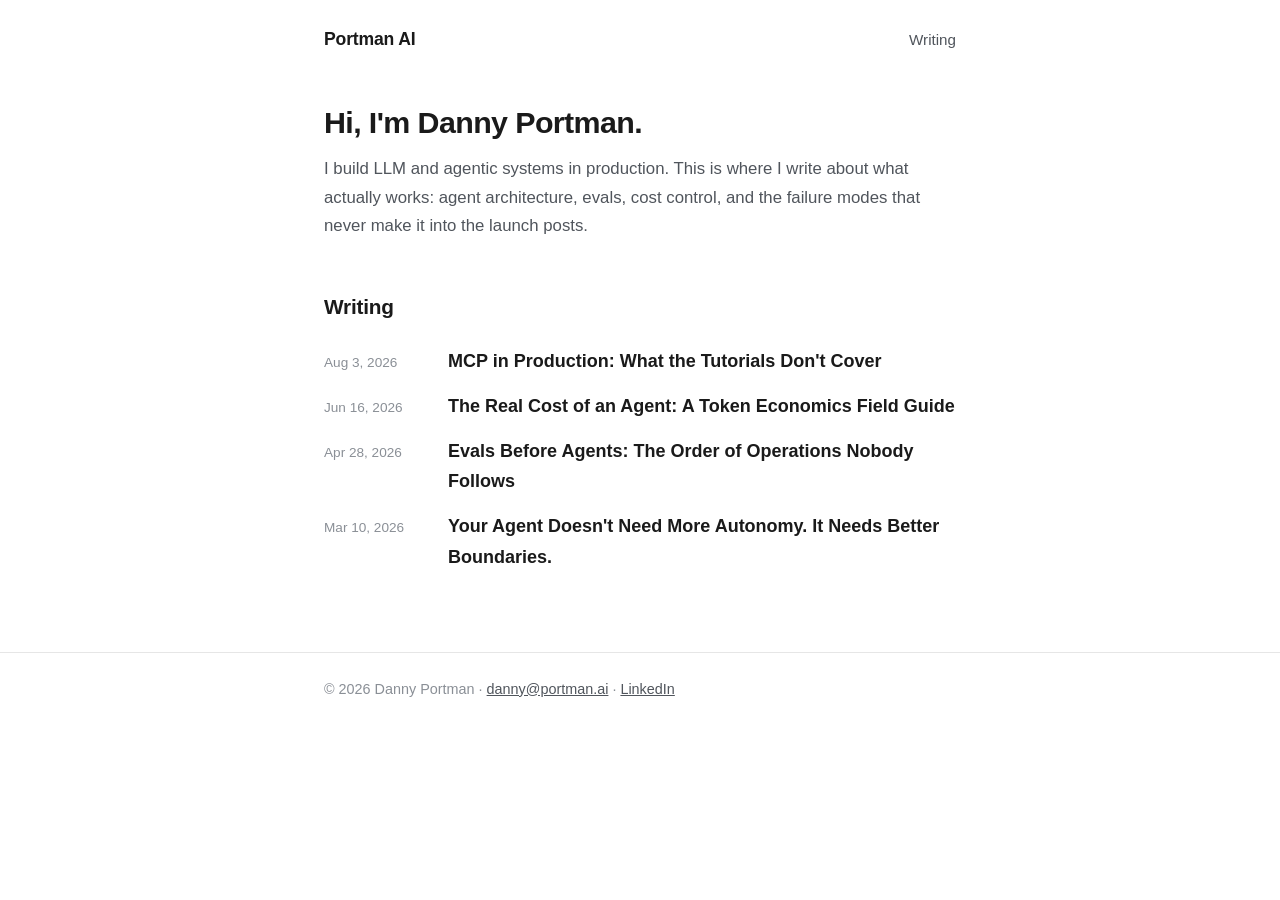
<file: index.html>
<!doctype html>
<html lang="en">
<head>
  <meta charset="utf-8">
  <meta name="viewport" content="width=device-width, initial-scale=1">
  <title>Portman AI — Practical Agentic Systems</title>
  <meta name="description" content="Essays on building production LLM and AI agent systems: architecture, guardrails, evals, cost optimization, and MCP. By Danny Portman.">
  <meta name="author" content="Danny Portman">
  <link rel="canonical" href="https://portman.ai/">
  <meta property="og:type" content="website">
  <meta property="og:site_name" content="Portman AI">
  <meta property="og:url" content="https://portman.ai/">
  <meta property="og:title" content="Portman AI — Practical Agentic Systems">
  <meta property="og:description" content="Essays on building production LLM and AI agent systems: architecture, guardrails, evals, cost optimization, and MCP. By Danny Portman.">
  <meta property="og:image" content="https://portman.ai/og.png">
  <meta name="twitter:card" content="summary_large_image">
  <meta name="twitter:title" content="Portman AI — Practical Agentic Systems">
  <meta name="twitter:description" content="Essays on building production LLM and AI agent systems: architecture, guardrails, evals, cost optimization, and MCP. By Danny Portman.">
  <meta name="twitter:image" content="https://portman.ai/og.png">
  <script type="application/ld+json">
  {
    "@context": "https://schema.org",
    "@graph": [
      {
        "@type": "WebSite",
        "@id": "https://portman.ai/#website",
        "url": "https://portman.ai/",
        "name": "Portman AI",
        "description": "Essays on building production LLM and AI agent systems.",
        "publisher": { "@id": "https://portman.ai/#person" }
      },
      {
        "@type": "Person",
        "@id": "https://portman.ai/#person",
        "name": "Danny Portman",
        "url": "https://portman.ai/",
        "email": "danny@portman.ai",
        "jobTitle": "AI & Agentic Systems Engineer",
        "knowsAbout": ["Large Language Models", "Agentic Systems", "AI Engineering", "Model Context Protocol"]
      }
    ]
  }
  </script>
  <link rel="icon" href="data:image/svg+xml,<svg xmlns='http://www.w3.org/2000/svg' viewBox='0 0 100 100'><text y='.9em' font-size='90'>▲</text></svg>">
  <link rel="stylesheet" href="styles.css">
</head>
<body>

<header class="site">
  <div class="wrap">
    <a class="brand" href="/">Portman AI</a>
    <nav class="site">
      <a href="writing/">Writing</a>
    </nav>
  </div>
</header>

<main class="wrap">

  <div class="hero">
    <h1>Hi, I'm Danny Portman.</h1>
    <p class="lede">
      I build LLM and agentic systems in production. This is where I write about what
      actually works: agent architecture, evals, cost control, and the failure modes
      that never make it into the launch posts.
    </p>
  </div>

  <section>
    <h2>Writing</h2>
    <ul class="posts">
      <li>
        <span class="date">Aug 3, 2026</span>
        <a href="writing/mcp-in-production.html">MCP in Production: What the Tutorials Don't Cover</a>
      </li>
      <li>
        <span class="date">Jun 16, 2026</span>
        <a href="writing/agent-token-economics.html">The Real Cost of an Agent: A Token Economics Field Guide</a>
      </li>
      <li>
        <span class="date">Apr 28, 2026</span>
        <a href="writing/evals-before-agents.html">Evals Before Agents: The Order of Operations Nobody Follows</a>
      </li>
      <li>
        <span class="date">Mar 10, 2026</span>
        <a href="writing/agent-boundaries.html">Your Agent Doesn't Need More Autonomy. It Needs Better Boundaries.</a>
      </li>
    </ul>
  </section>

</main>

<footer class="site">
  <div class="wrap">
    &#169; 2026 Danny Portman &#183; <a href="mailto:danny@portman.ai">danny@portman.ai</a>
    &#183; <a href="https://www.linkedin.com/in/dannyportman/">LinkedIn</a>
  </div>
</footer>

</body>
</html>
</file>
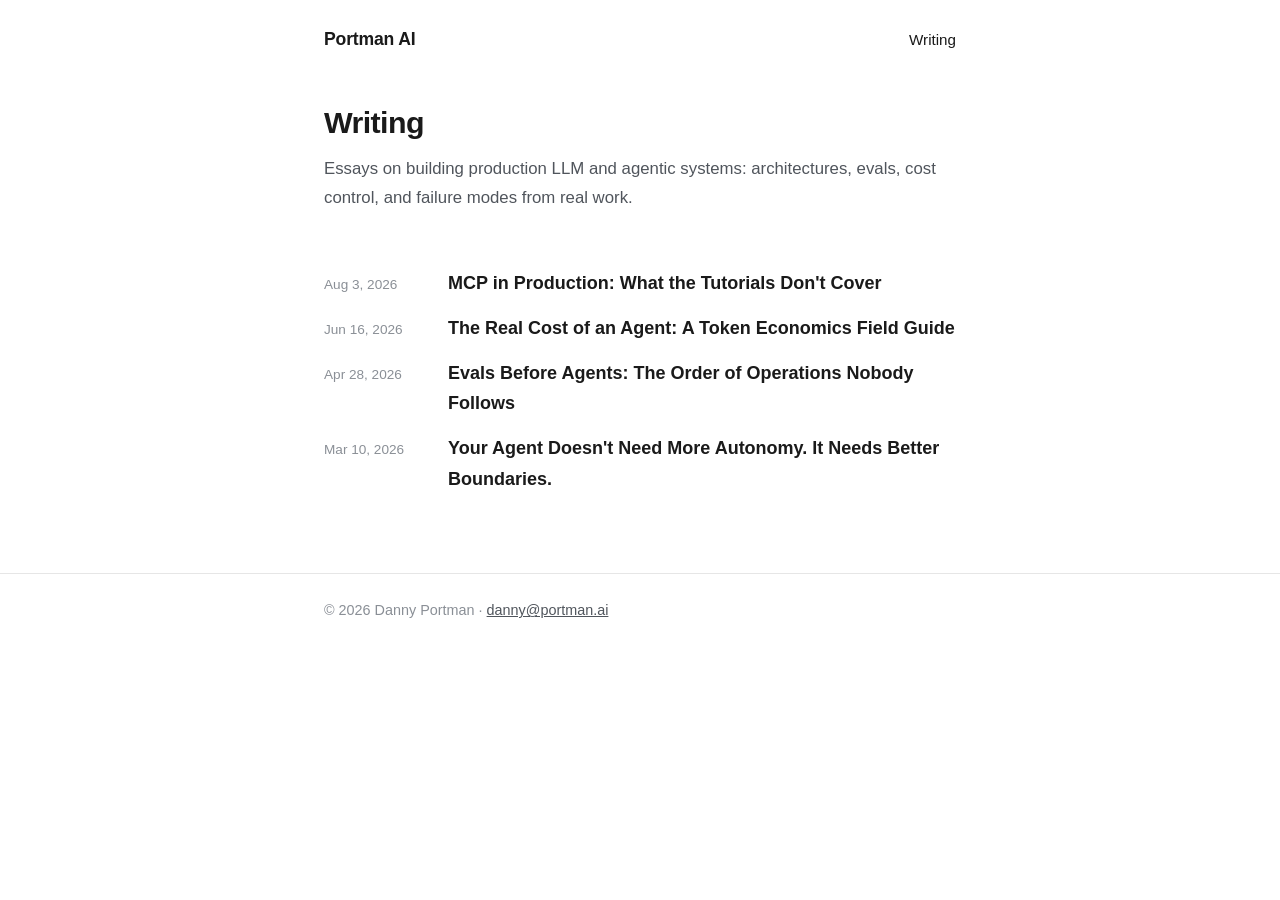
<file: writing/index.html>
<!doctype html>
<html lang="en">
<head>
  <meta charset="utf-8">
  <meta name="viewport" content="width=device-width, initial-scale=1">
  <title>Writing — Portman AI</title>
  <meta name="description" content="Essays on building production LLM and AI agent systems: guardrails, evals, cost optimization, and MCP servers.">
  <meta name="author" content="Danny Portman">
  <link rel="canonical" href="https://portman.ai/writing/">
  <meta property="og:type" content="website">
  <meta property="og:site_name" content="Portman AI">
  <meta property="og:url" content="https://portman.ai/writing/">
  <meta property="og:title" content="Writing — Portman AI">
  <meta property="og:description" content="Essays on building production LLM and AI agent systems: guardrails, evals, cost optimization, and MCP servers.">
  <meta property="og:image" content="https://portman.ai/og.png">
  <meta name="twitter:card" content="summary_large_image">
  <meta name="twitter:title" content="Writing — Portman AI">
  <meta name="twitter:description" content="Essays on building production LLM and AI agent systems: guardrails, evals, cost optimization, and MCP servers.">
  <meta name="twitter:image" content="https://portman.ai/og.png">
  <script type="application/ld+json">
  {
    "@context": "https://schema.org",
    "@type": "Blog",
    "@id": "https://portman.ai/writing/#blog",
    "url": "https://portman.ai/writing/",
    "name": "Practical Agentic Systems",
    "description": "Essays on building production LLM and AI agent systems: guardrails, evals, cost optimization, and MCP servers.",
    "author": { "@type": "Person", "name": "Danny Portman", "url": "https://portman.ai/" }
  }
  </script>
  <link rel="icon" href="data:image/svg+xml,<svg xmlns='http://www.w3.org/2000/svg' viewBox='0 0 100 100'><text y='.9em' font-size='90'>▲</text></svg>">
  <link rel="stylesheet" href="../styles.css">
</head>
<body>

<header class="site">
  <div class="wrap">
    <a class="brand" href="/">Portman AI</a>
    <nav class="site">
      <a href="./" aria-current="page">Writing</a>
    </nav>
  </div>
</header>

<main class="wrap">

  <div class="hero">
    <h1>Writing</h1>
    <p class="lede">
      Essays on building production LLM and agentic systems: architectures, evals,
      cost control, and failure modes from real work.
    </p>
  </div>

  <section>
    <ul class="posts">
      <!-- Add new posts at the top. Copy _post-template.html to a slug.html and link it here. -->
      <li>
        <span class="date">Aug 3, 2026</span>
        <a href="mcp-in-production.html">MCP in Production: What the Tutorials Don't Cover</a>
      </li>
      <li>
        <span class="date">Jun 16, 2026</span>
        <a href="agent-token-economics.html">The Real Cost of an Agent: A Token Economics Field Guide</a>
      </li>
      <li>
        <span class="date">Apr 28, 2026</span>
        <a href="evals-before-agents.html">Evals Before Agents: The Order of Operations Nobody Follows</a>
      </li>
      <li>
        <span class="date">Mar 10, 2026</span>
        <a href="agent-boundaries.html">Your Agent Doesn't Need More Autonomy. It Needs Better Boundaries.</a>
      </li>
    </ul>
  </section>

</main>

<footer class="site">
  <div class="wrap">
    &#169; 2026 Danny Portman &#183; <a href="mailto:danny@portman.ai">danny@portman.ai</a>
  </div>
</footer>

</body>
</html>
</file>
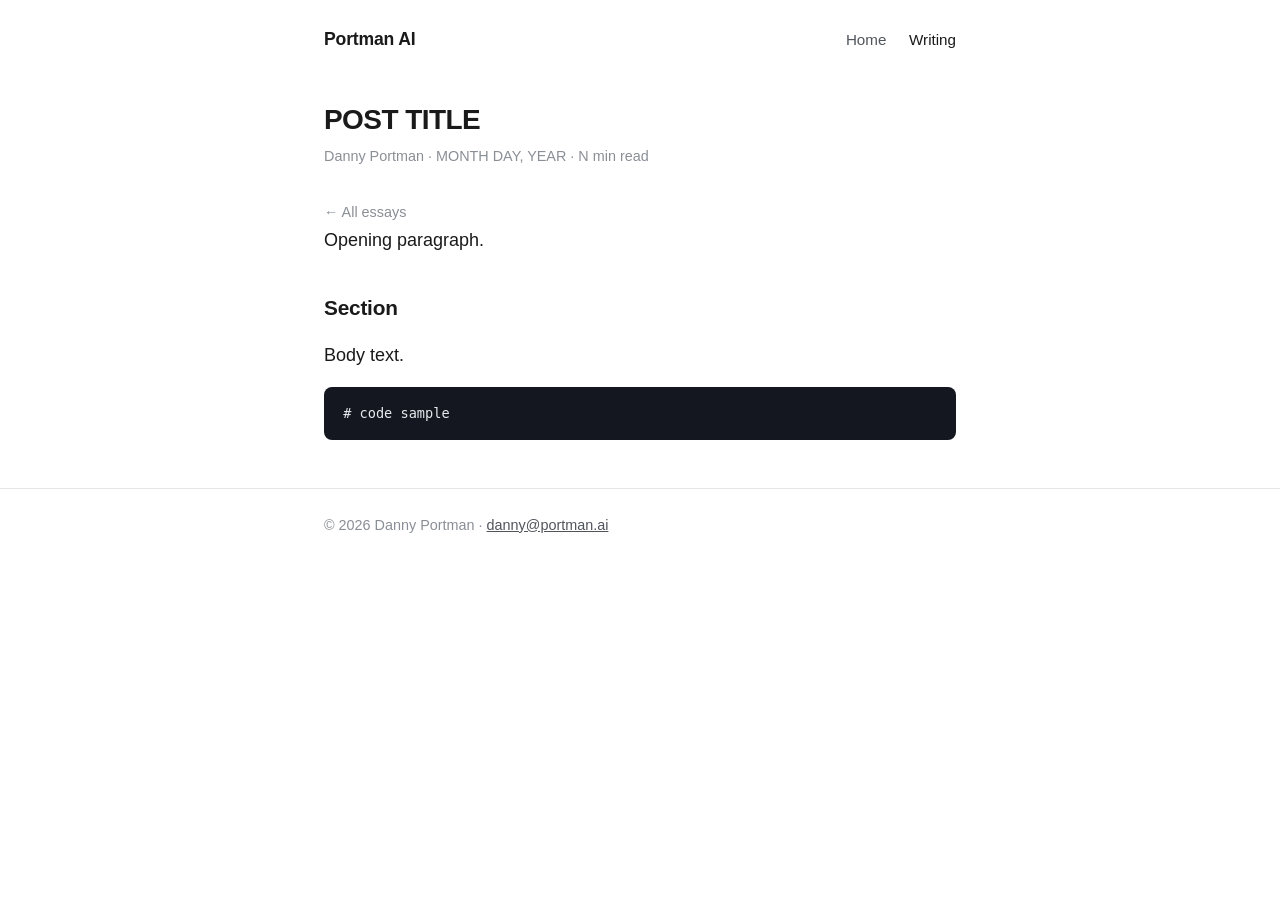
<file: writing/_post-template.html>
<!doctype html>
<html lang="en">
<head>
  <meta charset="utf-8">
  <meta name="viewport" content="width=device-width, initial-scale=1">
  <title>POST TITLE — Portman AI</title>
  <meta name="description" content="ONE-SENTENCE SUMMARY.">
  <meta name="author" content="Danny Portman">
  <link rel="canonical" href="https://portman.ai/writing/SLUG.html">
  <meta property="og:type" content="article">
  <meta property="og:site_name" content="Portman AI">
  <meta property="og:url" content="https://portman.ai/writing/SLUG.html">
  <meta property="og:title" content="POST TITLE">
  <meta property="og:description" content="ONE-SENTENCE SUMMARY.">
  <meta property="og:image" content="https://portman.ai/og.png">
  <meta property="article:published_time" content="YYYY-MM-DD">
  <meta property="article:author" content="Danny Portman">
  <meta name="twitter:card" content="summary_large_image">
  <meta name="twitter:title" content="POST TITLE">
  <meta name="twitter:description" content="ONE-SENTENCE SUMMARY.">
  <meta name="twitter:image" content="https://portman.ai/og.png">
  <script type="application/ld+json">
  {
    "@context": "https://schema.org",
    "@type": "BlogPosting",
    "headline": "POST TITLE",
    "description": "ONE-SENTENCE SUMMARY.",
    "url": "https://portman.ai/writing/SLUG.html",
    "datePublished": "YYYY-MM-DD",
    "dateModified": "YYYY-MM-DD",
    "mainEntityOfPage": "https://portman.ai/writing/SLUG.html",
    "image": "https://portman.ai/og.png",
    "author": { "@type": "Person", "name": "Danny Portman", "url": "https://portman.ai/" },
    "publisher": { "@type": "Person", "name": "Danny Portman", "url": "https://portman.ai/" },
    "isPartOf": { "@id": "https://portman.ai/writing/#blog" }
  }
  </script>
  <link rel="icon" href="data:image/svg+xml,<svg xmlns='http://www.w3.org/2000/svg' viewBox='0 0 100 100'><text y='.9em' font-size='90'>▲</text></svg>">
  <link rel="stylesheet" href="../styles.css">
</head>
<body>

<header class="site">
  <div class="wrap">
    <a class="brand" href="/">Portman AI</a>
    <nav class="site">
      <a href="/">Home</a>
      <a href="./" aria-current="page">Writing</a>
    </nav>
  </div>
</header>

<main class="wrap">

  <article class="post">
    <h1>POST TITLE</h1>
    <p class="meta">Danny Portman · MONTH DAY, YEAR · N min read</p>
    <p class="backlink"><a href="./">&#8592; All essays</a></p>

    <p>Opening paragraph.</p>

    <h2>Section</h2>
    <p>Body text.</p>

    <pre><code># code sample</code></pre>
  </article>

</main>

<footer class="site">
  <div class="wrap">
    &#169; 2026 Danny Portman &#183; <a href="mailto:danny@portman.ai">danny@portman.ai</a>
  </div>
</footer>

</body>
</html>
</file>
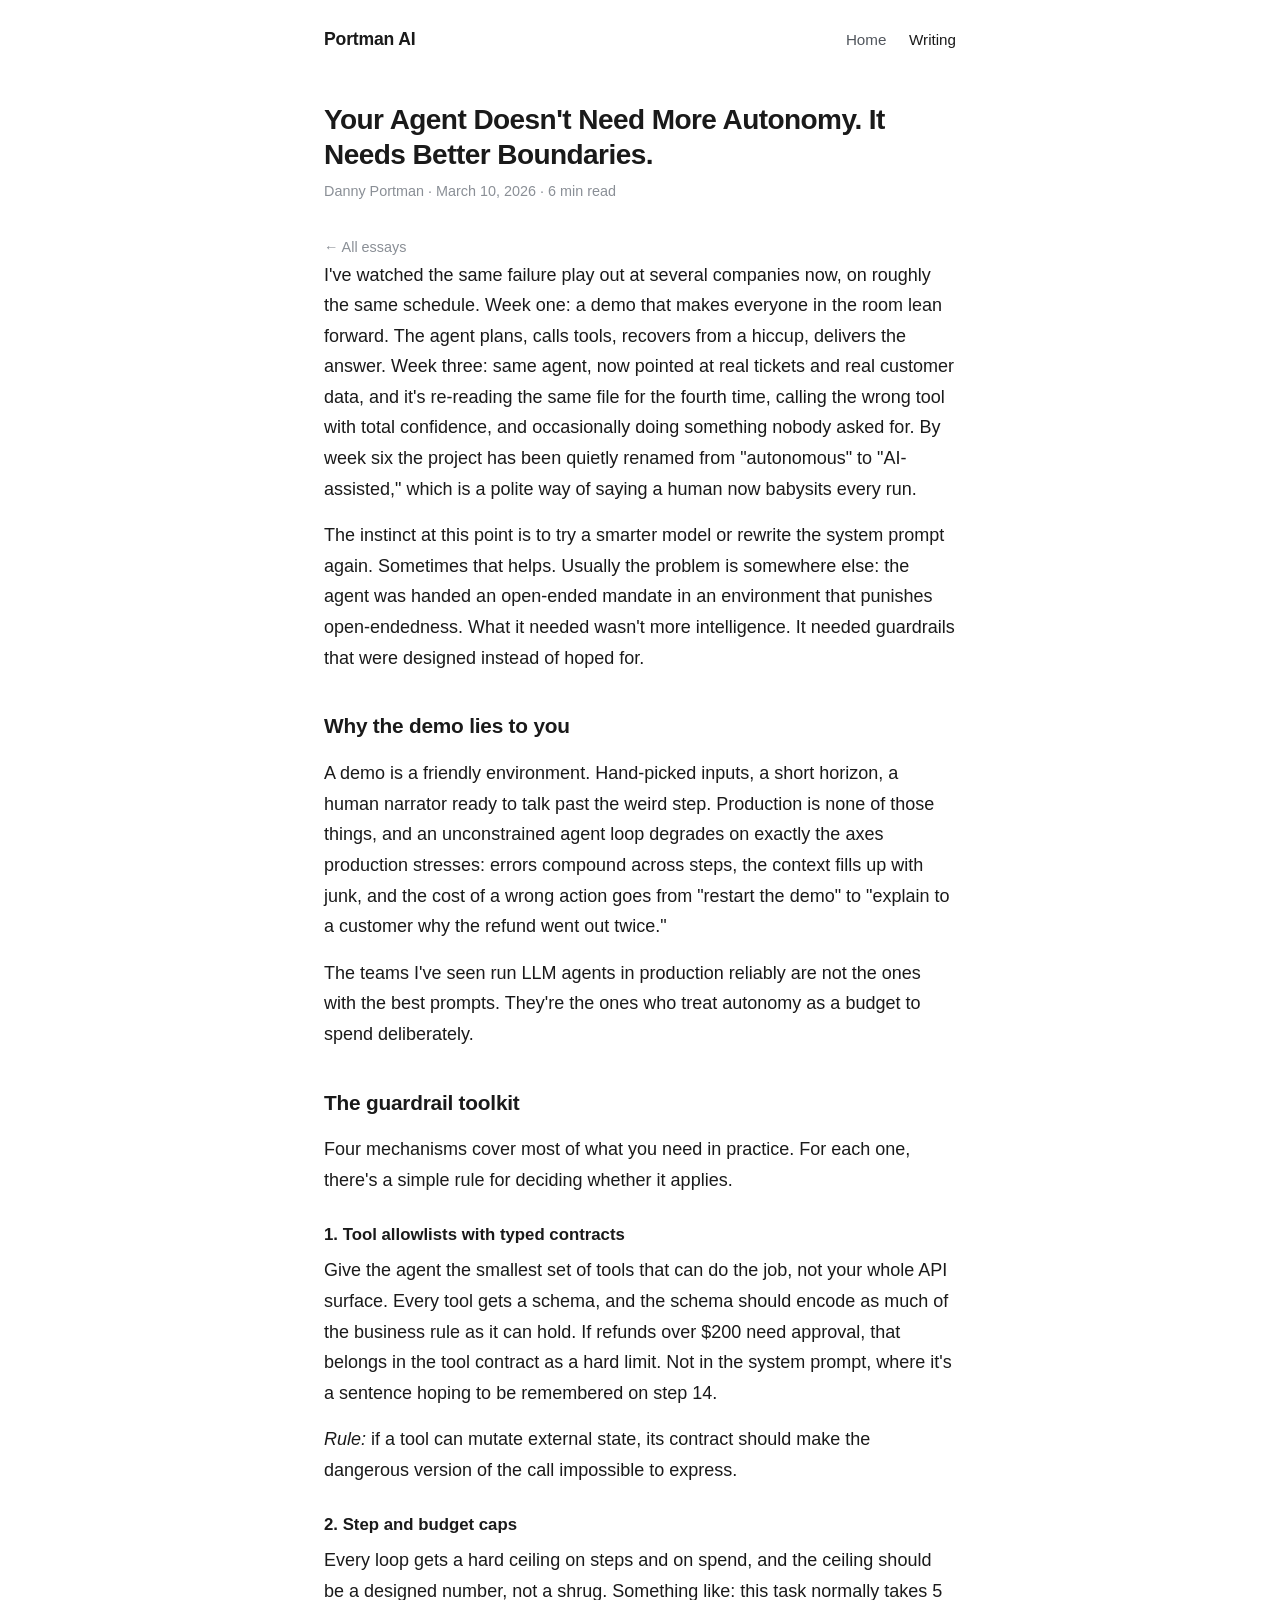
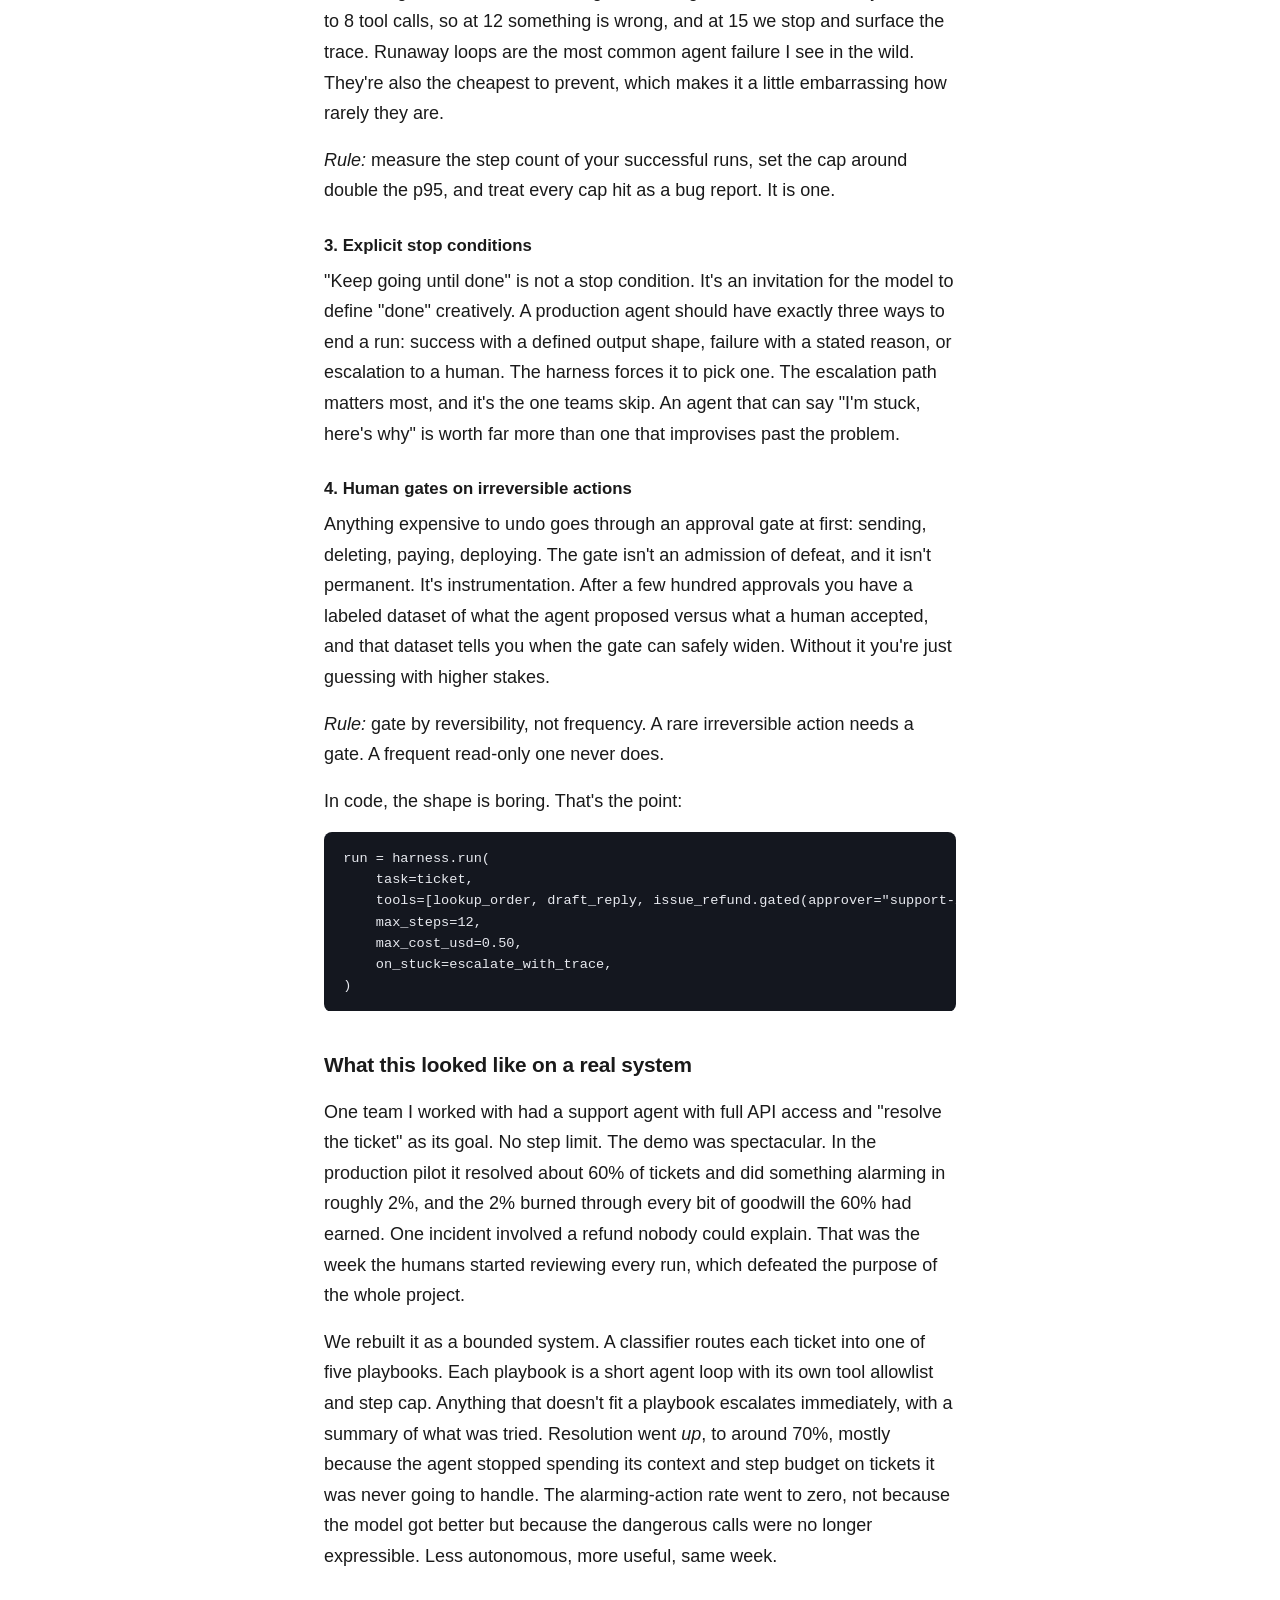
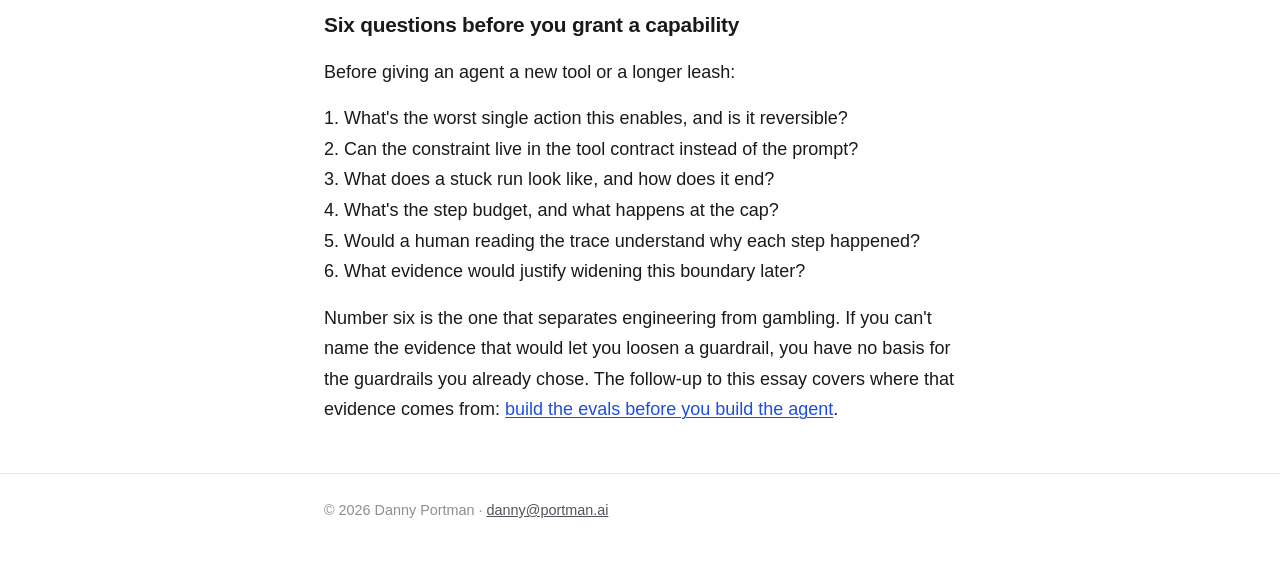
<file: writing/agent-boundaries.html>
<!doctype html>
<html lang="en">
<head>
  <meta charset="utf-8">
  <meta name="viewport" content="width=device-width, initial-scale=1">
  <title>AI Agent Guardrails: Boundaries Beat Autonomy — Portman AI</title>
  <meta name="description" content="Why constrained AI agents with tool allowlists, step caps, and approval gates beat fully autonomous agent loops in production.">
  <meta name="author" content="Danny Portman">
  <link rel="canonical" href="https://portman.ai/writing/agent-boundaries.html">
  <meta property="og:type" content="article">
  <meta property="og:site_name" content="Portman AI">
  <meta property="og:url" content="https://portman.ai/writing/agent-boundaries.html">
  <meta property="og:title" content="Your Agent Doesn't Need More Autonomy. It Needs Better Boundaries.">
  <meta property="og:description" content="Why constrained AI agents with tool allowlists, step caps, and approval gates beat fully autonomous agent loops in production.">
  <meta property="og:image" content="https://portman.ai/og.png">
  <meta property="article:published_time" content="2026-03-10">
  <meta property="article:author" content="Danny Portman">
  <meta name="twitter:card" content="summary_large_image">
  <meta name="twitter:title" content="Your Agent Doesn't Need More Autonomy. It Needs Better Boundaries.">
  <meta name="twitter:description" content="Why constrained AI agents with tool allowlists, step caps, and approval gates beat fully autonomous agent loops in production.">
  <meta name="twitter:image" content="https://portman.ai/og.png">
  <script type="application/ld+json">
  {
    "@context": "https://schema.org",
    "@type": "BlogPosting",
    "headline": "Your Agent Doesn't Need More Autonomy. It Needs Better Boundaries.",
    "description": "Why constrained AI agents with tool allowlists, step caps, and approval gates beat fully autonomous agent loops in production.",
    "url": "https://portman.ai/writing/agent-boundaries.html",
    "datePublished": "2026-03-10",
    "dateModified": "2026-03-10",
    "mainEntityOfPage": "https://portman.ai/writing/agent-boundaries.html",
    "image": "https://portman.ai/og.png",
    "author": { "@type": "Person", "name": "Danny Portman", "url": "https://portman.ai/" },
    "publisher": { "@type": "Person", "name": "Danny Portman", "url": "https://portman.ai/" },
    "isPartOf": { "@id": "https://portman.ai/writing/#blog" }
  }
  </script>
  <link rel="icon" href="data:image/svg+xml,<svg xmlns='http://www.w3.org/2000/svg' viewBox='0 0 100 100'><text y='.9em' font-size='90'>▲</text></svg>">
  <link rel="stylesheet" href="../styles.css">
</head>
<body>

<header class="site">
  <div class="wrap">
    <a class="brand" href="/">Portman AI</a>
    <nav class="site">
      <a href="/">Home</a>
      <a href="./" aria-current="page">Writing</a>
    </nav>
  </div>
</header>

<main class="wrap">

  <article class="post">
    <h1>Your Agent Doesn't Need More Autonomy. It Needs Better Boundaries.</h1>
    <p class="meta">Danny Portman · March 10, 2026 · 6 min read</p>
    <p class="backlink"><a href="./">&#8592; All essays</a></p>

    <p>
      I've watched the same failure play out at several companies now, on roughly the same
      schedule. Week one: a demo that makes everyone in the room lean forward. The agent
      plans, calls tools, recovers from a hiccup, delivers the answer. Week three: same
      agent, now pointed at real tickets and real customer data, and it's re-reading the
      same file for the fourth time, calling the wrong tool with total confidence, and
      occasionally doing something nobody asked for. By week six the project has been
      quietly renamed from "autonomous" to "AI-assisted," which is a polite way of saying
      a human now babysits every run.
    </p>
    <p>
      The instinct at this point is to try a smarter model or rewrite the system prompt
      again. Sometimes that helps. Usually the problem is somewhere else: the agent was
      handed an open-ended mandate in an environment that punishes open-endedness. What
      it needed wasn't more intelligence. It needed guardrails that were designed instead
      of hoped for.
    </p>

    <h2>Why the demo lies to you</h2>
    <p>
      A demo is a friendly environment. Hand-picked inputs, a short horizon, a human
      narrator ready to talk past the weird step. Production is none of those things, and
      an unconstrained agent loop degrades on exactly the axes production stresses: errors
      compound across steps, the context fills up with junk, and the cost of a wrong
      action goes from "restart the demo" to "explain to a customer why the refund went
      out twice."
    </p>
    <p>
      The teams I've seen run LLM agents in production reliably are not the ones with the
      best prompts. They're the ones who treat autonomy as a budget to spend deliberately.
    </p>

    <h2>The guardrail toolkit</h2>
    <p>
      Four mechanisms cover most of what you need in practice. For each one, there's a
      simple rule for deciding whether it applies.
    </p>

    <h3>1. Tool allowlists with typed contracts</h3>
    <p>
      Give the agent the smallest set of tools that can do the job, not your whole API
      surface. Every tool gets a schema, and the schema should encode as much of the
      business rule as it can hold. If refunds over $200 need approval, that belongs in
      the tool contract as a hard limit. Not in the system prompt, where it's a sentence
      hoping to be remembered on step 14.
    </p>
    <p><em>Rule:</em> if a tool can mutate external state, its contract should make the
      dangerous version of the call impossible to express.</p>

    <h3>2. Step and budget caps</h3>
    <p>
      Every loop gets a hard ceiling on steps and on spend, and the ceiling should be a
      designed number, not a shrug. Something like: this task normally takes 5 to 8 tool
      calls, so at 12 something is wrong, and at 15 we stop and surface the trace. Runaway
      loops are the most common agent failure I see in the wild. They're also the cheapest
      to prevent, which makes it a little embarrassing how rarely they are.
    </p>
    <p><em>Rule:</em> measure the step count of your successful runs, set the cap around
      double the p95, and treat every cap hit as a bug report. It is one.</p>

    <h3>3. Explicit stop conditions</h3>
    <p>
      "Keep going until done" is not a stop condition. It's an invitation for the model to
      define "done" creatively. A production agent should have exactly three ways to end a
      run: success with a defined output shape, failure with a stated reason, or
      escalation to a human. The harness forces it to pick one. The escalation path
      matters most, and it's the one teams skip. An agent that can say "I'm stuck, here's
      why" is worth far more than one that improvises past the problem.
    </p>

    <h3>4. Human gates on irreversible actions</h3>
    <p>
      Anything expensive to undo goes through an approval gate at first: sending,
      deleting, paying, deploying. The gate isn't an admission of defeat, and it isn't
      permanent. It's instrumentation. After a few hundred approvals you have a labeled
      dataset of what the agent proposed versus what a human accepted, and that dataset
      tells you when the gate can safely widen. Without it you're just guessing with
      higher stakes.
    </p>
    <p><em>Rule:</em> gate by reversibility, not frequency. A rare irreversible action
      needs a gate. A frequent read-only one never does.</p>

    <p>In code, the shape is boring. That's the point:</p>
    <pre><code>run = harness.run(
    task=ticket,
    tools=[lookup_order, draft_reply, issue_refund.gated(approver="support-lead")],
    max_steps=12,
    max_cost_usd=0.50,
    on_stuck=escalate_with_trace,
)</code></pre>

    <h2>What this looked like on a real system</h2>
    <p>
      One team I worked with had a support agent with full API access and "resolve the
      ticket" as its goal. No step limit. The demo was spectacular. In the production
      pilot it resolved about 60% of tickets and did something alarming in roughly 2%,
      and the 2% burned through every bit of goodwill the 60% had earned. One incident
      involved a refund nobody could explain. That was the week the humans started
      reviewing every run, which defeated the purpose of the whole project.
    </p>
    <p>
      We rebuilt it as a bounded system. A classifier routes each ticket into one of five
      playbooks. Each playbook is a short agent loop with its own tool allowlist and step
      cap. Anything that doesn't fit a playbook escalates immediately, with a summary of
      what was tried. Resolution went <em>up</em>, to around 70%, mostly because the agent
      stopped spending its context and step budget on tickets it was never going to
      handle. The alarming-action rate went to zero, not because the model got better but
      because the dangerous calls were no longer expressible. Less autonomous, more
      useful, same week.
    </p>

    <h2>Six questions before you grant a capability</h2>
    <p>Before giving an agent a new tool or a longer leash:</p>
    <p>
      1. What's the worst single action this enables, and is it reversible?<br>
      2. Can the constraint live in the tool contract instead of the prompt?<br>
      3. What does a stuck run look like, and how does it end?<br>
      4. What's the step budget, and what happens at the cap?<br>
      5. Would a human reading the trace understand why each step happened?<br>
      6. What evidence would justify widening this boundary later?
    </p>
    <p>
      Number six is the one that separates engineering from gambling. If you can't name
      the evidence that would let you loosen a guardrail, you have no basis for the
      guardrails you already chose. The follow-up to this essay covers where that
      evidence comes from: <a href="evals-before-agents.html">build the evals before you
      build the agent</a>.
    </p>
  </article>

</main>

<footer class="site">
  <div class="wrap">
    &#169; 2026 Danny Portman &#183; <a href="mailto:danny@portman.ai">danny@portman.ai</a>
  </div>
</footer>

</body>
</html>
</file>
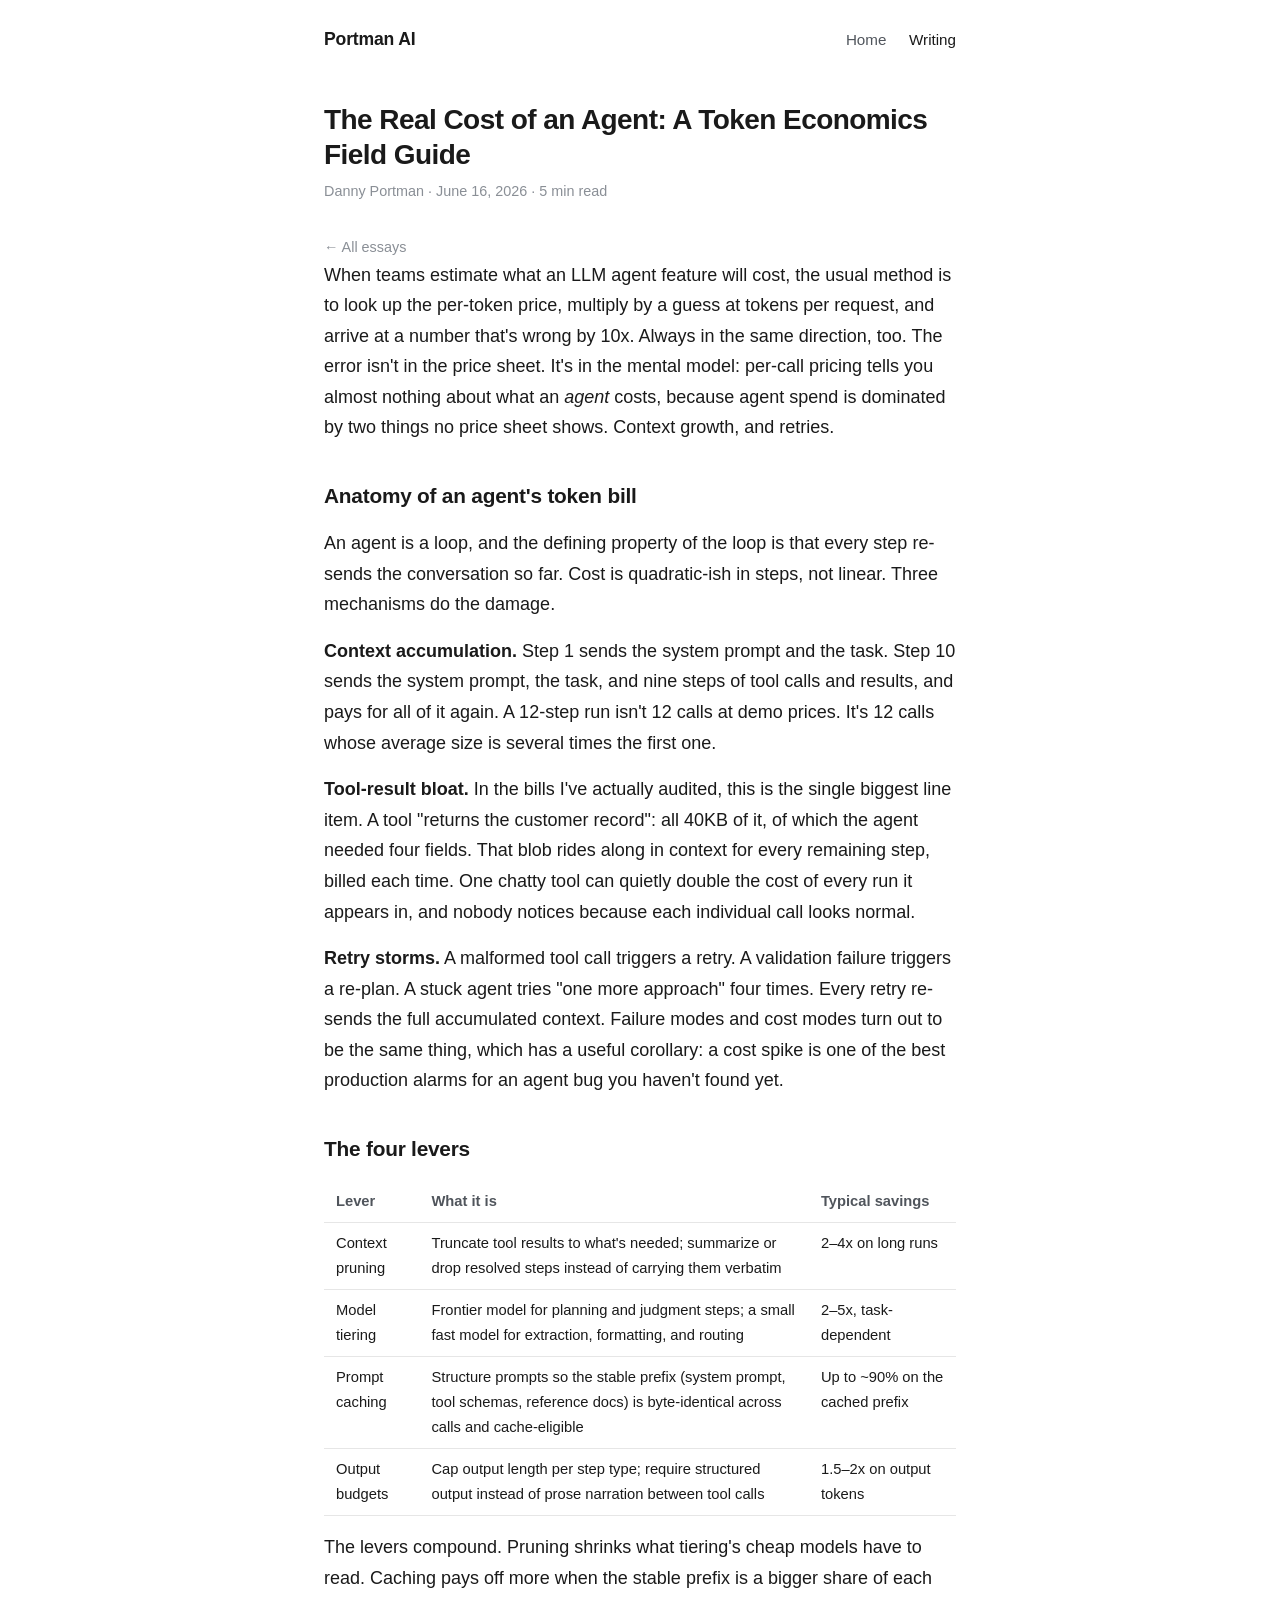
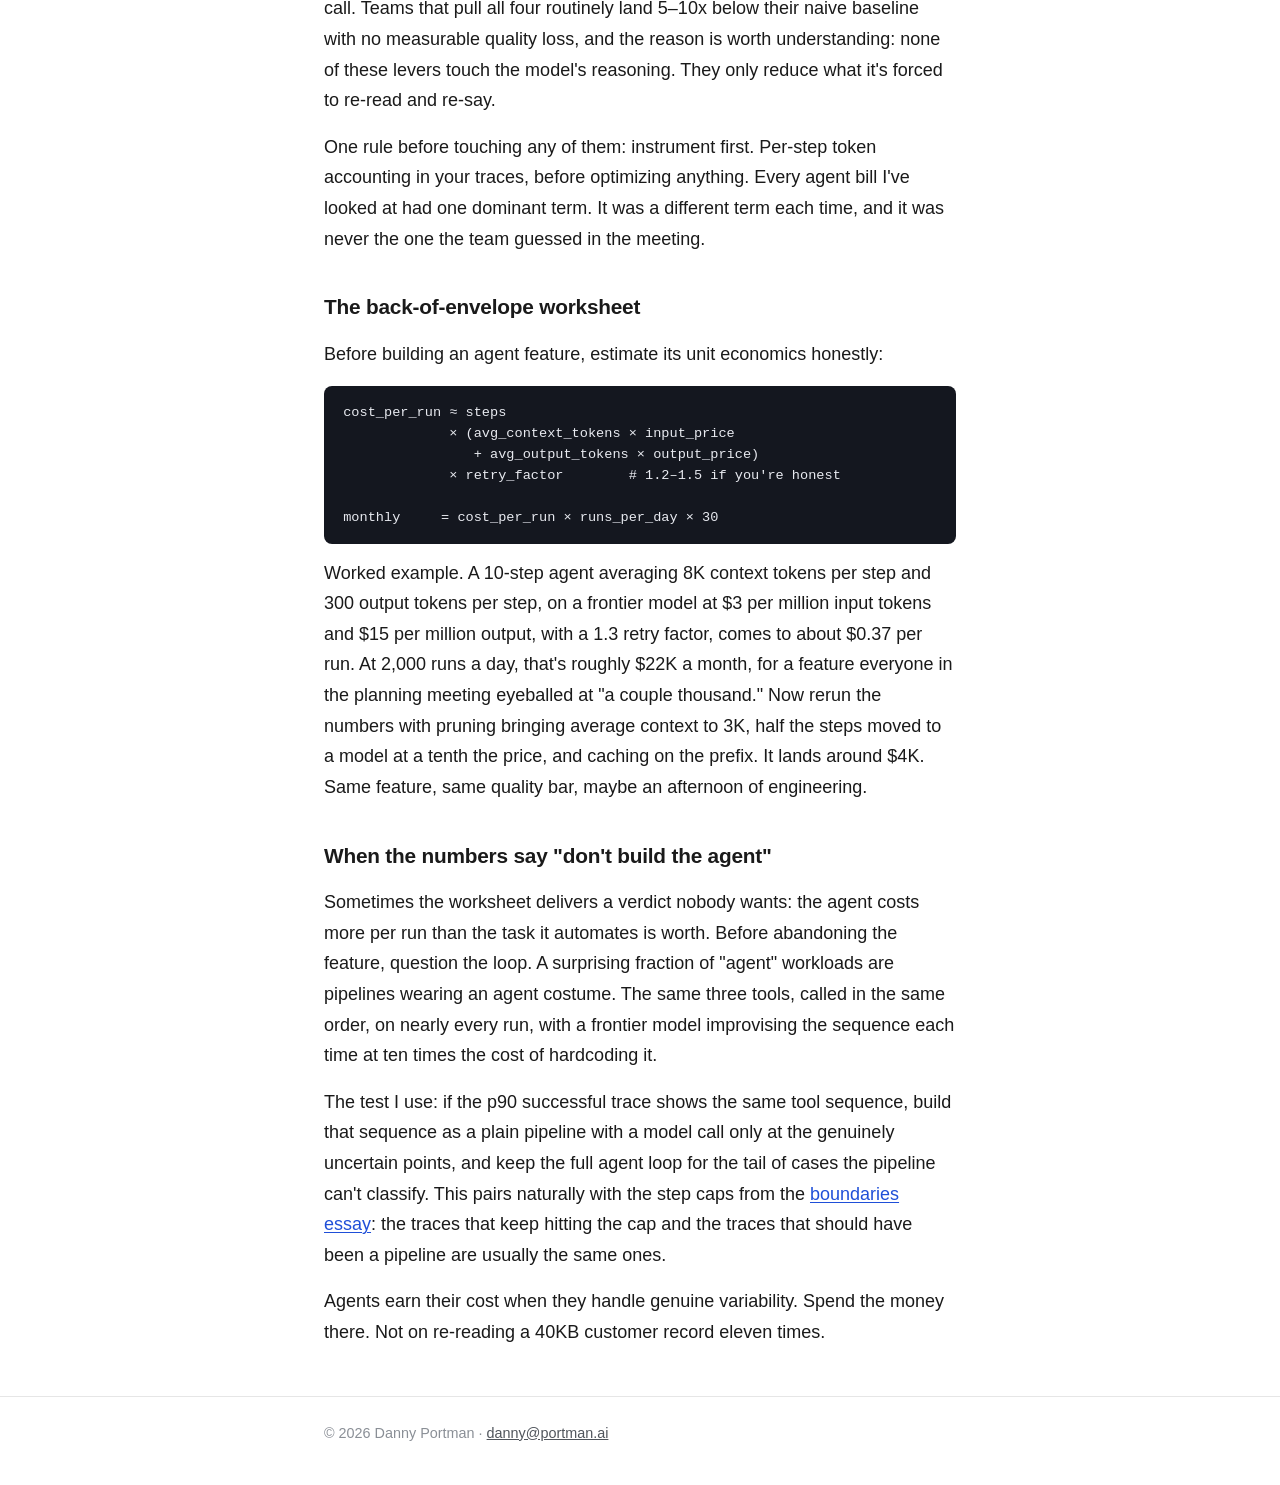
<file: writing/agent-token-economics.html>
<!doctype html>
<html lang="en">
<head>
  <meta charset="utf-8">
  <meta name="viewport" content="width=device-width, initial-scale=1">
  <title>LLM Agent Cost Optimization: A Token Economics Field Guide — Portman AI</title>
  <meta name="description" content="LLM agent cost optimization: why context growth and retries dominate the bill, four levers that cut spend 5–10x, and a worksheet for estimating cost per run.">
  <meta name="author" content="Danny Portman">
  <link rel="canonical" href="https://portman.ai/writing/agent-token-economics.html">
  <meta property="og:type" content="article">
  <meta property="og:site_name" content="Portman AI">
  <meta property="og:url" content="https://portman.ai/writing/agent-token-economics.html">
  <meta property="og:title" content="The Real Cost of an Agent: A Token Economics Field Guide">
  <meta property="og:description" content="LLM agent cost optimization: why context growth and retries dominate the bill, four levers that cut spend 5–10x, and a worksheet for estimating cost per run.">
  <meta property="og:image" content="https://portman.ai/og.png">
  <meta property="article:published_time" content="2026-06-16">
  <meta property="article:author" content="Danny Portman">
  <meta name="twitter:card" content="summary_large_image">
  <meta name="twitter:title" content="The Real Cost of an Agent: A Token Economics Field Guide">
  <meta name="twitter:description" content="LLM agent cost optimization: why context growth and retries dominate the bill, four levers that cut spend 5–10x, and a worksheet for estimating cost per run.">
  <meta name="twitter:image" content="https://portman.ai/og.png">
  <script type="application/ld+json">
  {
    "@context": "https://schema.org",
    "@type": "BlogPosting",
    "headline": "The Real Cost of an Agent: A Token Economics Field Guide",
    "description": "LLM agent cost optimization: why context growth and retries dominate the bill, four levers that cut spend 5–10x, and a worksheet for estimating cost per run.",
    "url": "https://portman.ai/writing/agent-token-economics.html",
    "datePublished": "2026-06-16",
    "dateModified": "2026-06-16",
    "mainEntityOfPage": "https://portman.ai/writing/agent-token-economics.html",
    "image": "https://portman.ai/og.png",
    "author": { "@type": "Person", "name": "Danny Portman", "url": "https://portman.ai/" },
    "publisher": { "@type": "Person", "name": "Danny Portman", "url": "https://portman.ai/" },
    "isPartOf": { "@id": "https://portman.ai/writing/#blog" }
  }
  </script>
  <link rel="icon" href="data:image/svg+xml,<svg xmlns='http://www.w3.org/2000/svg' viewBox='0 0 100 100'><text y='.9em' font-size='90'>▲</text></svg>">
  <link rel="stylesheet" href="../styles.css">
</head>
<body>

<header class="site">
  <div class="wrap">
    <a class="brand" href="/">Portman AI</a>
    <nav class="site">
      <a href="/">Home</a>
      <a href="./" aria-current="page">Writing</a>
    </nav>
  </div>
</header>

<main class="wrap">

  <article class="post">
    <h1>The Real Cost of an Agent: A Token Economics Field Guide</h1>
    <p class="meta">Danny Portman · June 16, 2026 · 5 min read</p>
    <p class="backlink"><a href="./">&#8592; All essays</a></p>

    <p>
      When teams estimate what an LLM agent feature will cost, the usual method is to look
      up the per-token price, multiply by a guess at tokens per request, and arrive at a
      number that's wrong by 10x. Always in the same direction, too. The error isn't in
      the price sheet. It's in the mental model: per-call pricing tells you almost nothing
      about what an <em>agent</em> costs, because agent spend is dominated by two things
      no price sheet shows. Context growth, and retries.
    </p>

    <h2>Anatomy of an agent's token bill</h2>
    <p>
      An agent is a loop, and the defining property of the loop is that every step
      re-sends the conversation so far. Cost is quadratic-ish in steps, not linear. Three
      mechanisms do the damage.
    </p>
    <p>
      <strong>Context accumulation.</strong> Step 1 sends the system prompt and the task.
      Step 10 sends the system prompt, the task, and nine steps of tool calls and
      results, and pays for all of it again. A 12-step run isn't 12 calls at demo prices.
      It's 12 calls whose average size is several times the first one.
    </p>
    <p>
      <strong>Tool-result bloat.</strong> In the bills I've actually audited, this is the
      single biggest line item. A tool "returns the customer record": all 40KB of it, of
      which the agent needed four fields. That blob rides along in context for every
      remaining step, billed each time. One chatty tool can quietly double the cost of
      every run it appears in, and nobody notices because each individual call looks
      normal.
    </p>
    <p>
      <strong>Retry storms.</strong> A malformed tool call triggers a retry. A validation
      failure triggers a re-plan. A stuck agent tries "one more approach" four times.
      Every retry re-sends the full accumulated context. Failure modes and cost modes
      turn out to be the same thing, which has a useful corollary: a cost spike is one of
      the best production alarms for an agent bug you haven't found yet.
    </p>

    <h2>The four levers</h2>
    <div class="table-scroll">
      <table>
        <tr><th>Lever</th><th>What it is</th><th>Typical savings</th></tr>
        <tr>
          <td>Context pruning</td>
          <td>Truncate tool results to what's needed; summarize or drop resolved steps
              instead of carrying them verbatim</td>
          <td>2–4x on long runs</td>
        </tr>
        <tr>
          <td>Model tiering</td>
          <td>Frontier model for planning and judgment steps; a small fast model for
              extraction, formatting, and routing</td>
          <td>2–5x, task-dependent</td>
        </tr>
        <tr>
          <td>Prompt caching</td>
          <td>Structure prompts so the stable prefix (system prompt, tool schemas,
              reference docs) is byte-identical across calls and cache-eligible</td>
          <td>Up to ~90% on the cached prefix</td>
        </tr>
        <tr>
          <td>Output budgets</td>
          <td>Cap output length per step type; require structured output instead of prose
              narration between tool calls</td>
          <td>1.5–2x on output tokens</td>
        </tr>
      </table>
    </div>
    <p>
      The levers compound. Pruning shrinks what tiering's cheap models have to read.
      Caching pays off more when the stable prefix is a bigger share of each call. Teams
      that pull all four routinely land 5–10x below their naive baseline with no
      measurable quality loss, and the reason is worth understanding: none of these
      levers touch the model's reasoning. They only reduce what it's forced to re-read
      and re-say.
    </p>
    <p>
      One rule before touching any of them: instrument first. Per-step token accounting
      in your traces, before optimizing anything. Every agent bill I've looked at had one
      dominant term. It was a different term each time, and it was never the one the team
      guessed in the meeting.
    </p>

    <h2>The back-of-envelope worksheet</h2>
    <p>Before building an agent feature, estimate its unit economics honestly:</p>
    <pre><code>cost_per_run ≈ steps
             × (avg_context_tokens × input_price
                + avg_output_tokens × output_price)
             × retry_factor        # 1.2–1.5 if you're honest

monthly     = cost_per_run × runs_per_day × 30</code></pre>
    <p>
      Worked example. A 10-step agent averaging 8K context tokens per step and 300 output
      tokens per step, on a frontier model at $3 per million input tokens and $15 per
      million output, with a 1.3 retry factor, comes to about $0.37 per run. At 2,000
      runs a day, that's roughly $22K a month, for a feature everyone in the planning
      meeting eyeballed at "a couple thousand." Now rerun the numbers with pruning
      bringing average context to 3K, half the steps moved to a model at a tenth the
      price, and caching on the prefix. It lands around $4K. Same feature, same quality
      bar, maybe an afternoon of engineering.
    </p>

    <h2>When the numbers say "don't build the agent"</h2>
    <p>
      Sometimes the worksheet delivers a verdict nobody wants: the agent costs more per
      run than the task it automates is worth. Before abandoning the feature, question
      the loop. A surprising fraction of "agent" workloads are pipelines wearing an agent
      costume. The same three tools, called in the same order, on nearly every run, with
      a frontier model improvising the sequence each time at ten times the cost of
      hardcoding it.
    </p>
    <p>
      The test I use: if the p90 successful trace shows the same tool sequence, build
      that sequence as a plain pipeline with a model call only at the genuinely uncertain
      points, and keep the full agent loop for the tail of cases the pipeline can't
      classify. This pairs naturally with the step caps from the
      <a href="agent-boundaries.html">boundaries essay</a>: the traces that keep hitting
      the cap and the traces that should have been a pipeline are usually the same ones.
    </p>
    <p>
      Agents earn their cost when they handle genuine variability. Spend the money there.
      Not on re-reading a 40KB customer record eleven times.
    </p>
  </article>

</main>

<footer class="site">
  <div class="wrap">
    &#169; 2026 Danny Portman &#183; <a href="mailto:danny@portman.ai">danny@portman.ai</a>
  </div>
</footer>

</body>
</html>
</file>
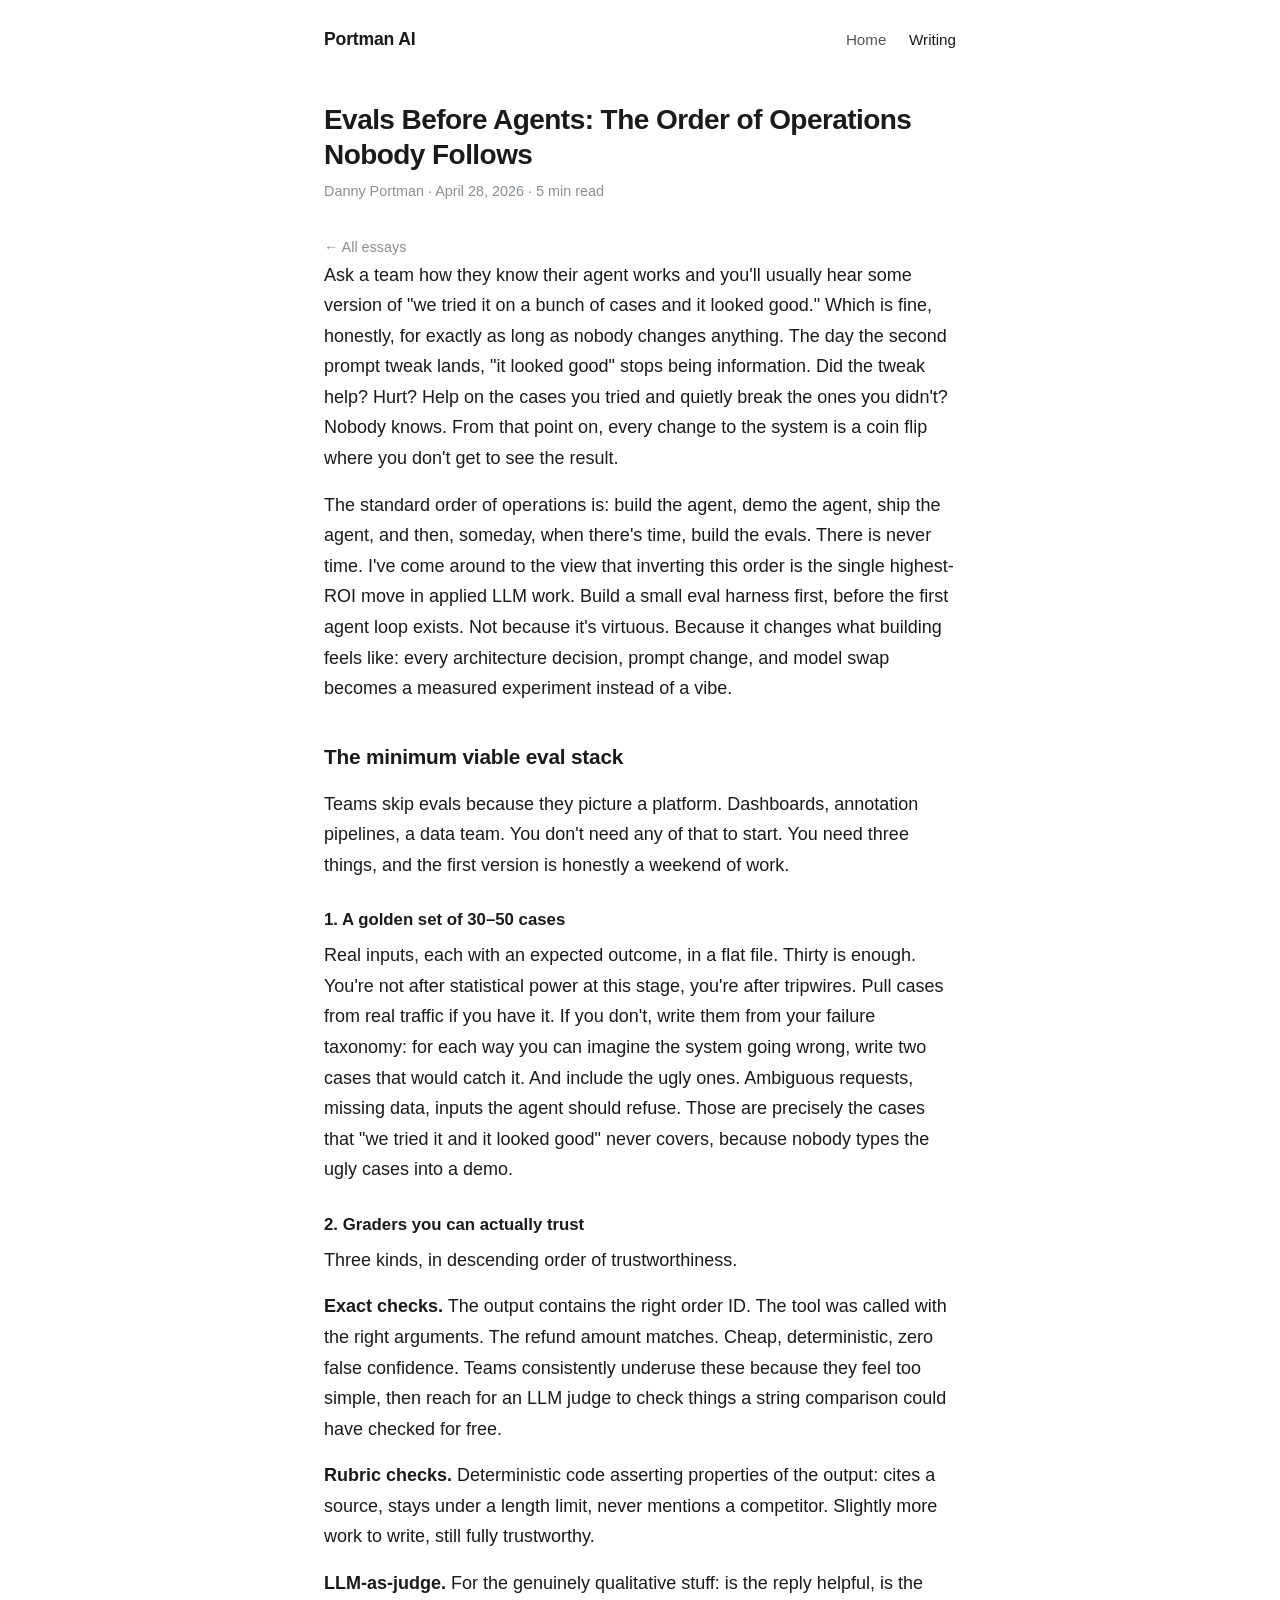
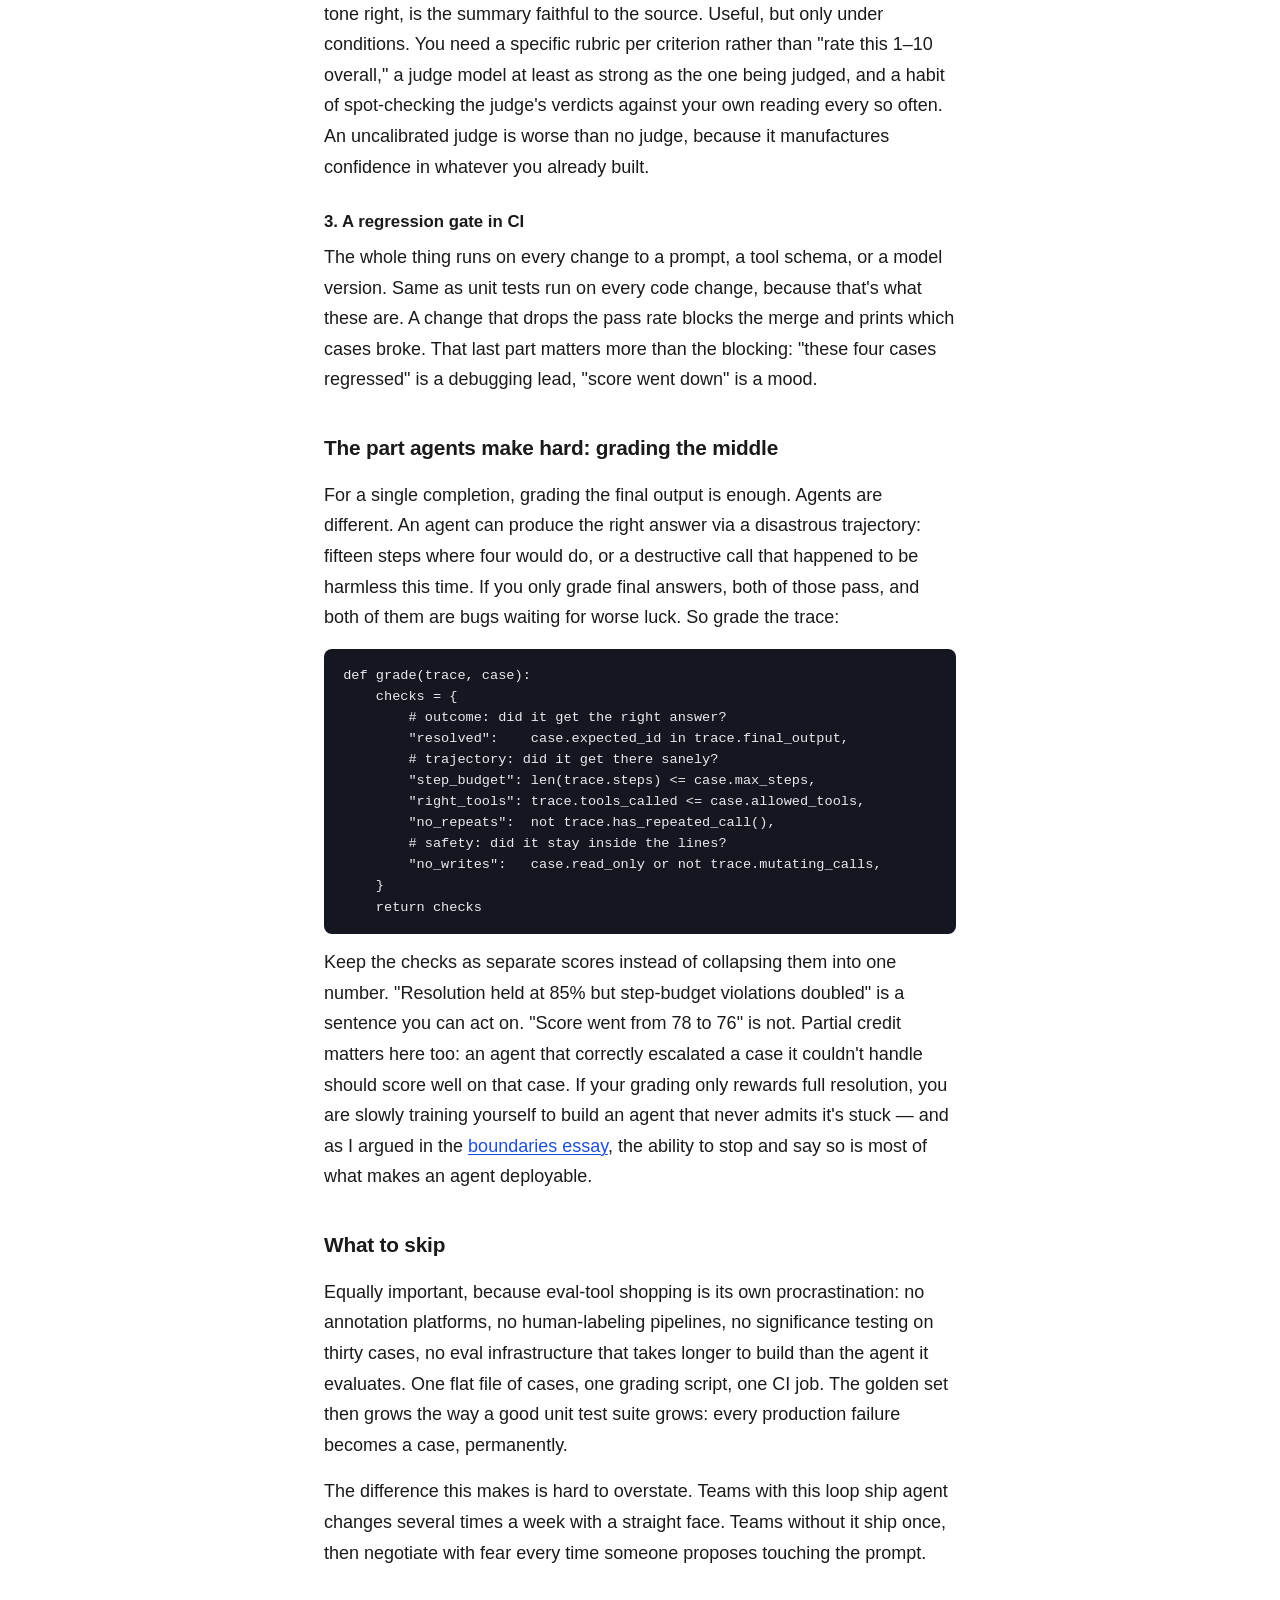
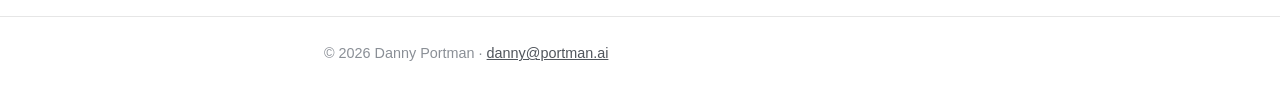
<file: writing/evals-before-agents.html>
<!doctype html>
<html lang="en">
<head>
  <meta charset="utf-8">
  <meta name="viewport" content="width=device-width, initial-scale=1">
  <title>How to Test LLM Agents: Evals Before Agents — Portman AI</title>
  <meta name="description" content="How to test LLM agents: a minimum viable eval stack with a 30-case golden set, three kinds of graders, and a CI regression gate. Build it before the agent.">
  <meta name="author" content="Danny Portman">
  <link rel="canonical" href="https://portman.ai/writing/evals-before-agents.html">
  <meta property="og:type" content="article">
  <meta property="og:site_name" content="Portman AI">
  <meta property="og:url" content="https://portman.ai/writing/evals-before-agents.html">
  <meta property="og:title" content="Evals Before Agents: The Order of Operations Nobody Follows">
  <meta property="og:description" content="How to test LLM agents: a minimum viable eval stack with a 30-case golden set, three kinds of graders, and a CI regression gate. Build it before the agent.">
  <meta property="og:image" content="https://portman.ai/og.png">
  <meta property="article:published_time" content="2026-04-28">
  <meta property="article:author" content="Danny Portman">
  <meta name="twitter:card" content="summary_large_image">
  <meta name="twitter:title" content="Evals Before Agents: The Order of Operations Nobody Follows">
  <meta name="twitter:description" content="How to test LLM agents: a minimum viable eval stack with a 30-case golden set, three kinds of graders, and a CI regression gate. Build it before the agent.">
  <meta name="twitter:image" content="https://portman.ai/og.png">
  <script type="application/ld+json">
  {
    "@context": "https://schema.org",
    "@type": "BlogPosting",
    "headline": "Evals Before Agents: The Order of Operations Nobody Follows",
    "description": "How to test LLM agents: a minimum viable eval stack with a 30-case golden set, three kinds of graders, and a CI regression gate. Build it before the agent.",
    "url": "https://portman.ai/writing/evals-before-agents.html",
    "datePublished": "2026-04-28",
    "dateModified": "2026-04-28",
    "mainEntityOfPage": "https://portman.ai/writing/evals-before-agents.html",
    "image": "https://portman.ai/og.png",
    "author": { "@type": "Person", "name": "Danny Portman", "url": "https://portman.ai/" },
    "publisher": { "@type": "Person", "name": "Danny Portman", "url": "https://portman.ai/" },
    "isPartOf": { "@id": "https://portman.ai/writing/#blog" }
  }
  </script>
  <link rel="icon" href="data:image/svg+xml,<svg xmlns='http://www.w3.org/2000/svg' viewBox='0 0 100 100'><text y='.9em' font-size='90'>▲</text></svg>">
  <link rel="stylesheet" href="../styles.css">
</head>
<body>

<header class="site">
  <div class="wrap">
    <a class="brand" href="/">Portman AI</a>
    <nav class="site">
      <a href="/">Home</a>
      <a href="./" aria-current="page">Writing</a>
    </nav>
  </div>
</header>

<main class="wrap">

  <article class="post">
    <h1>Evals Before Agents: The Order of Operations Nobody Follows</h1>
    <p class="meta">Danny Portman · April 28, 2026 · 5 min read</p>
    <p class="backlink"><a href="./">&#8592; All essays</a></p>

    <p>
      Ask a team how they know their agent works and you'll usually hear some version of
      "we tried it on a bunch of cases and it looked good." Which is fine, honestly, for
      exactly as long as nobody changes anything. The day the second prompt tweak lands,
      "it looked good" stops being information. Did the tweak help? Hurt? Help on the
      cases you tried and quietly break the ones you didn't? Nobody knows. From that point
      on, every change to the system is a coin flip where you don't get to see the result.
    </p>
    <p>
      The standard order of operations is: build the agent, demo the agent, ship the
      agent, and then, someday, when there's time, build the evals. There is never time.
      I've come around to the view that inverting this order is the single highest-ROI
      move in applied LLM work. Build a small eval harness first, before the first agent
      loop exists. Not because it's virtuous. Because it changes what building feels like:
      every architecture decision, prompt change, and model swap becomes a measured
      experiment instead of a vibe.
    </p>

    <h2>The minimum viable eval stack</h2>
    <p>
      Teams skip evals because they picture a platform. Dashboards, annotation pipelines,
      a data team. You don't need any of that to start. You need three things, and the
      first version is honestly a weekend of work.
    </p>

    <h3>1. A golden set of 30–50 cases</h3>
    <p>
      Real inputs, each with an expected outcome, in a flat file. Thirty is enough. You're
      not after statistical power at this stage, you're after tripwires. Pull cases from
      real traffic if you have it. If you don't, write them from your failure taxonomy:
      for each way you can imagine the system going wrong, write two cases that would
      catch it. And include the ugly ones. Ambiguous requests, missing data, inputs the
      agent should refuse. Those are precisely the cases that "we tried it and it looked
      good" never covers, because nobody types the ugly cases into a demo.
    </p>

    <h3>2. Graders you can actually trust</h3>
    <p>Three kinds, in descending order of trustworthiness.</p>
    <p>
      <strong>Exact checks.</strong> The output contains the right order ID. The tool was
      called with the right arguments. The refund amount matches. Cheap, deterministic,
      zero false confidence. Teams consistently underuse these because they feel too
      simple, then reach for an LLM judge to check things a string comparison could have
      checked for free.
    </p>
    <p>
      <strong>Rubric checks.</strong> Deterministic code asserting properties of the
      output: cites a source, stays under a length limit, never mentions a competitor.
      Slightly more work to write, still fully trustworthy.
    </p>
    <p>
      <strong>LLM-as-judge.</strong> For the genuinely qualitative stuff: is the reply
      helpful, is the tone right, is the summary faithful to the source. Useful, but only
      under conditions. You need a specific rubric per criterion rather than "rate this
      1–10 overall," a judge model at least as strong as the one being judged, and a
      habit of spot-checking the judge's verdicts against your own reading every so
      often. An uncalibrated judge is worse than no judge, because it manufactures
      confidence in whatever you already built.
    </p>

    <h3>3. A regression gate in CI</h3>
    <p>
      The whole thing runs on every change to a prompt, a tool schema, or a model
      version. Same as unit tests run on every code change, because that's what these
      are. A change that drops the pass rate blocks the merge and prints which cases
      broke. That last part matters more than the blocking: "these four cases regressed"
      is a debugging lead, "score went down" is a mood.
    </p>

    <h2>The part agents make hard: grading the middle</h2>
    <p>
      For a single completion, grading the final output is enough. Agents are different.
      An agent can produce the right answer via a disastrous trajectory: fifteen steps
      where four would do, or a destructive call that happened to be harmless this time.
      If you only grade final answers, both of those pass, and both of them are bugs
      waiting for worse luck. So grade the trace:
    </p>
    <pre><code>def grade(trace, case):
    checks = {
        # outcome: did it get the right answer?
        "resolved":    case.expected_id in trace.final_output,
        # trajectory: did it get there sanely?
        "step_budget": len(trace.steps) &lt;= case.max_steps,
        "right_tools": trace.tools_called &lt;= case.allowed_tools,
        "no_repeats":  not trace.has_repeated_call(),
        # safety: did it stay inside the lines?
        "no_writes":   case.read_only or not trace.mutating_calls,
    }
    return checks</code></pre>
    <p>
      Keep the checks as separate scores instead of collapsing them into one number.
      "Resolution held at 85% but step-budget violations doubled" is a sentence you can
      act on. "Score went from 78 to 76" is not. Partial credit matters here too: an
      agent that correctly escalated a case it couldn't handle should score well on that
      case. If your grading only rewards full resolution, you are slowly training
      yourself to build an agent that never admits it's stuck — and as I argued in the
      <a href="agent-boundaries.html">boundaries essay</a>, the ability to stop and say
      so is most of what makes an agent deployable.
    </p>

    <h2>What to skip</h2>
    <p>
      Equally important, because eval-tool shopping is its own procrastination: no
      annotation platforms, no human-labeling pipelines, no significance testing on
      thirty cases, no eval infrastructure that takes longer to build than the agent it
      evaluates. One flat file of cases, one grading script, one CI job. The golden set
      then grows the way a good unit test suite grows: every production failure becomes
      a case, permanently.
    </p>
    <p>
      The difference this makes is hard to overstate. Teams with this loop ship agent
      changes several times a week with a straight face. Teams without it ship once,
      then negotiate with fear every time someone proposes touching the prompt.
    </p>
  </article>

</main>

<footer class="site">
  <div class="wrap">
    &#169; 2026 Danny Portman &#183; <a href="mailto:danny@portman.ai">danny@portman.ai</a>
  </div>
</footer>

</body>
</html>
</file>
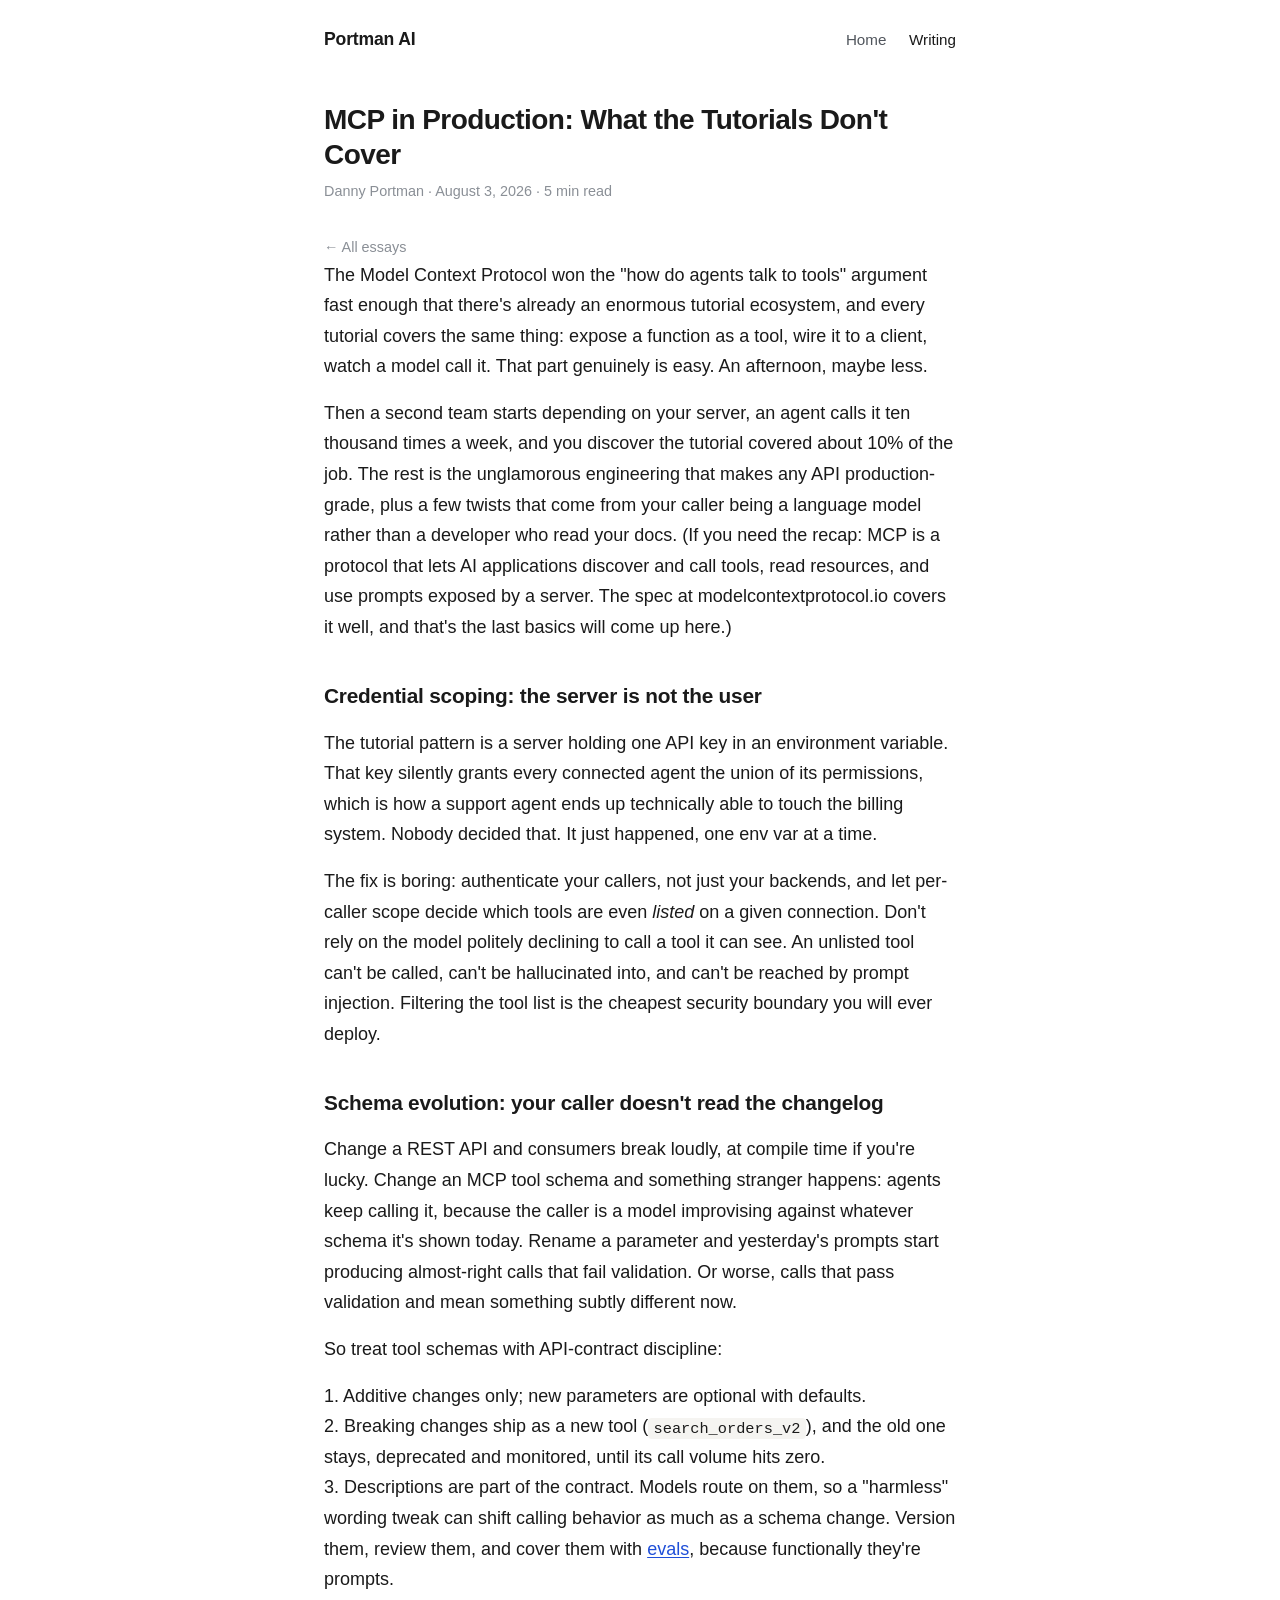
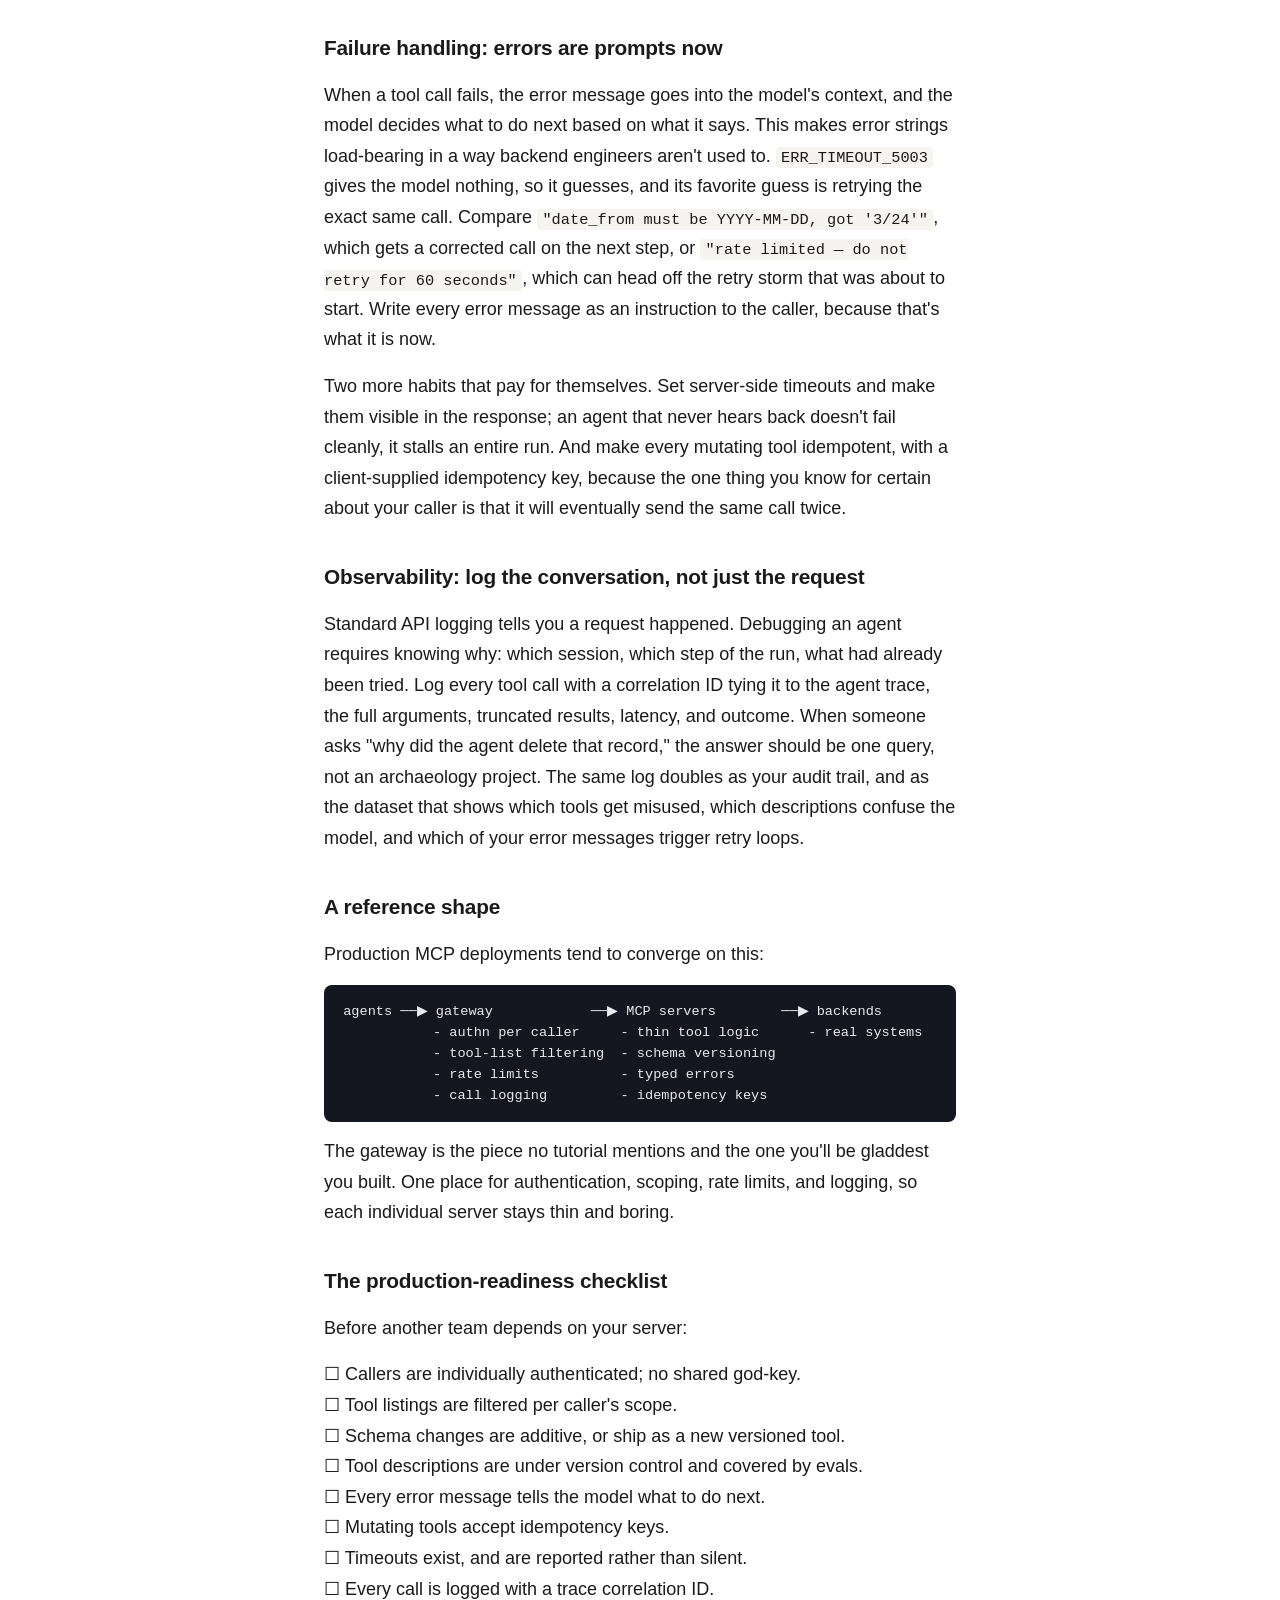
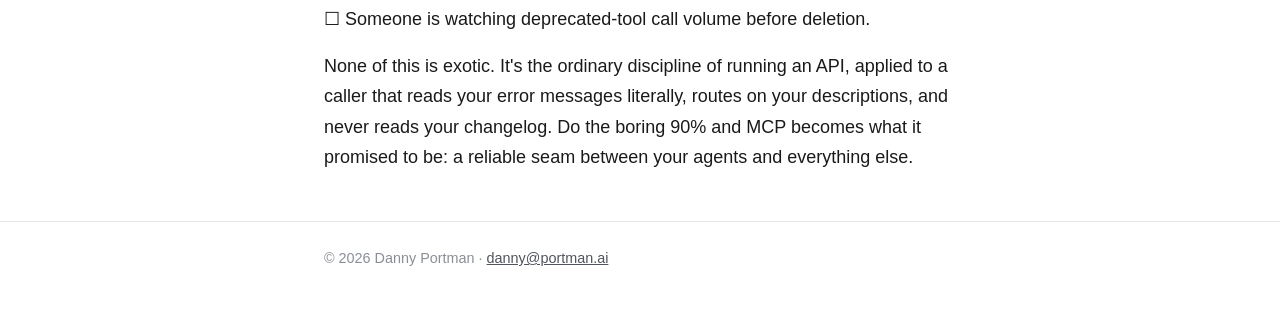
<file: writing/mcp-in-production.html>
<!doctype html>
<html lang="en">
<head>
  <meta charset="utf-8">
  <meta name="viewport" content="width=device-width, initial-scale=1">
  <title>MCP Server Best Practices for Production — Portman AI</title>
  <meta name="description" content="MCP server best practices for production: credential scoping, schema versioning, error design, idempotency, and the observability that tutorials skip.">
  <meta name="author" content="Danny Portman">
  <link rel="canonical" href="https://portman.ai/writing/mcp-in-production.html">
  <meta property="og:type" content="article">
  <meta property="og:site_name" content="Portman AI">
  <meta property="og:url" content="https://portman.ai/writing/mcp-in-production.html">
  <meta property="og:title" content="MCP in Production: What the Tutorials Don't Cover">
  <meta property="og:description" content="MCP server best practices for production: credential scoping, schema versioning, error design, idempotency, and the observability that tutorials skip.">
  <meta property="og:image" content="https://portman.ai/og.png">
  <meta property="article:published_time" content="2026-08-03">
  <meta property="article:author" content="Danny Portman">
  <meta name="twitter:card" content="summary_large_image">
  <meta name="twitter:title" content="MCP in Production: What the Tutorials Don't Cover">
  <meta name="twitter:description" content="MCP server best practices for production: credential scoping, schema versioning, error design, idempotency, and the observability that tutorials skip.">
  <meta name="twitter:image" content="https://portman.ai/og.png">
  <script type="application/ld+json">
  {
    "@context": "https://schema.org",
    "@type": "BlogPosting",
    "headline": "MCP in Production: What the Tutorials Don't Cover",
    "description": "MCP server best practices for production: credential scoping, schema versioning, error design, idempotency, and the observability that tutorials skip.",
    "url": "https://portman.ai/writing/mcp-in-production.html",
    "datePublished": "2026-08-03",
    "dateModified": "2026-08-03",
    "mainEntityOfPage": "https://portman.ai/writing/mcp-in-production.html",
    "image": "https://portman.ai/og.png",
    "author": { "@type": "Person", "name": "Danny Portman", "url": "https://portman.ai/" },
    "publisher": { "@type": "Person", "name": "Danny Portman", "url": "https://portman.ai/" },
    "isPartOf": { "@id": "https://portman.ai/writing/#blog" }
  }
  </script>
  <link rel="icon" href="data:image/svg+xml,<svg xmlns='http://www.w3.org/2000/svg' viewBox='0 0 100 100'><text y='.9em' font-size='90'>▲</text></svg>">
  <link rel="stylesheet" href="../styles.css">
</head>
<body>

<header class="site">
  <div class="wrap">
    <a class="brand" href="/">Portman AI</a>
    <nav class="site">
      <a href="/">Home</a>
      <a href="./" aria-current="page">Writing</a>
    </nav>
  </div>
</header>

<main class="wrap">

  <article class="post">
    <h1>MCP in Production: What the Tutorials Don't Cover</h1>
    <p class="meta">Danny Portman · August 3, 2026 · 5 min read</p>
    <p class="backlink"><a href="./">&#8592; All essays</a></p>

    <p>
      The Model Context Protocol won the "how do agents talk to tools" argument fast
      enough that there's already an enormous tutorial ecosystem, and every tutorial
      covers the same thing: expose a function as a tool, wire it to a client, watch a
      model call it. That part genuinely is easy. An afternoon, maybe less.
    </p>
    <p>
      Then a second team starts depending on your server, an agent calls it ten thousand
      times a week, and you discover the tutorial covered about 10% of the job. The rest
      is the unglamorous engineering that makes any API production-grade, plus a few
      twists that come from your caller being a language model rather than a developer
      who read your docs. (If you need the recap: MCP is a protocol that lets AI
      applications discover and call tools, read resources, and use prompts exposed by a
      server. The spec at modelcontextprotocol.io covers it well, and that's the last
      basics will come up here.)
    </p>

    <h2>Credential scoping: the server is not the user</h2>
    <p>
      The tutorial pattern is a server holding one API key in an environment variable.
      That key silently grants every connected agent the union of its permissions, which
      is how a support agent ends up technically able to touch the billing system. Nobody
      decided that. It just happened, one env var at a time.
    </p>
    <p>
      The fix is boring: authenticate your callers, not just your backends, and let
      per-caller scope decide which tools are even <em>listed</em> on a given connection.
      Don't rely on the model politely declining to call a tool it can see. An unlisted
      tool can't be called, can't be hallucinated into, and can't be reached by prompt
      injection. Filtering the tool list is the cheapest security boundary you will ever
      deploy.
    </p>

    <h2>Schema evolution: your caller doesn't read the changelog</h2>
    <p>
      Change a REST API and consumers break loudly, at compile time if you're lucky.
      Change an MCP tool schema and something stranger happens: agents keep calling it,
      because the caller is a model improvising against whatever schema it's shown today.
      Rename a parameter and yesterday's prompts start producing almost-right calls that
      fail validation. Or worse, calls that pass validation and mean something subtly
      different now.
    </p>
    <p>So treat tool schemas with API-contract discipline:</p>
    <p>
      1. Additive changes only; new parameters are optional with defaults.<br>
      2. Breaking changes ship as a new tool (<code>search_orders_v2</code>), and the old
      one stays, deprecated and monitored, until its call volume hits zero.<br>
      3. Descriptions are part of the contract. Models route on them, so a "harmless"
      wording tweak can shift calling behavior as much as a schema change. Version them,
      review them, and cover them with <a href="evals-before-agents.html">evals</a>,
      because functionally they're prompts.
    </p>

    <h2>Failure handling: errors are prompts now</h2>
    <p>
      When a tool call fails, the error message goes into the model's context, and the
      model decides what to do next based on what it says. This makes error strings
      load-bearing in a way backend engineers aren't used to. <code>ERR_TIMEOUT_5003</code>
      gives the model nothing, so it guesses, and its favorite guess is retrying the
      exact same call. Compare <code>"date_from must be YYYY-MM-DD, got '3/24'"</code>,
      which gets a corrected call on the next step, or <code>"rate limited — do not retry
      for 60 seconds"</code>, which can head off the retry storm that was about to start.
      Write every error message as an instruction to the caller, because that's what it
      is now.
    </p>
    <p>
      Two more habits that pay for themselves. Set server-side timeouts and make them
      visible in the response; an agent that never hears back doesn't fail cleanly, it
      stalls an entire run. And make every mutating tool idempotent, with a
      client-supplied idempotency key, because the one thing you know for certain about
      your caller is that it will eventually send the same call twice.
    </p>

    <h2>Observability: log the conversation, not just the request</h2>
    <p>
      Standard API logging tells you a request happened. Debugging an agent requires
      knowing why: which session, which step of the run, what had already been tried.
      Log every tool call with a correlation ID tying it to the agent trace, the full
      arguments, truncated results, latency, and outcome. When someone asks "why did the
      agent delete that record," the answer should be one query, not an archaeology
      project. The same log doubles as your audit trail, and as the dataset that shows
      which tools get misused, which descriptions confuse the model, and which of your
      error messages trigger retry loops.
    </p>

    <h2>A reference shape</h2>
    <p>Production MCP deployments tend to converge on this:</p>
    <pre><code>agents ──▶ gateway            ──▶ MCP servers        ──▶ backends
           - authn per caller     - thin tool logic      - real systems
           - tool-list filtering  - schema versioning
           - rate limits          - typed errors
           - call logging         - idempotency keys</code></pre>
    <p>
      The gateway is the piece no tutorial mentions and the one you'll be gladdest you
      built. One place for authentication, scoping, rate limits, and logging, so each
      individual server stays thin and boring.
    </p>

    <h2>The production-readiness checklist</h2>
    <p>Before another team depends on your server:</p>
    <p>
      ☐ Callers are individually authenticated; no shared god-key.<br>
      ☐ Tool listings are filtered per caller's scope.<br>
      ☐ Schema changes are additive, or ship as a new versioned tool.<br>
      ☐ Tool descriptions are under version control and covered by evals.<br>
      ☐ Every error message tells the model what to do next.<br>
      ☐ Mutating tools accept idempotency keys.<br>
      ☐ Timeouts exist, and are reported rather than silent.<br>
      ☐ Every call is logged with a trace correlation ID.<br>
      ☐ Someone is watching deprecated-tool call volume before deletion.
    </p>
    <p>
      None of this is exotic. It's the ordinary discipline of running an API, applied to
      a caller that reads your error messages literally, routes on your descriptions,
      and never reads your changelog. Do the boring 90% and MCP becomes what it promised
      to be: a reliable seam between your agents and everything else.
    </p>
  </article>

</main>

<footer class="site">
  <div class="wrap">
    &#169; 2026 Danny Portman &#183; <a href="mailto:danny@portman.ai">danny@portman.ai</a>
  </div>
</footer>

</body>
</html>
</file>
<file: styles.css>
/* Portman AI — site styles */
:root {
  --bg: #ffffff;
  --ink: #1a1a1a;
  --ink-soft: #50555c;
  --ink-faint: #8a8f96;
  --accent: #1f4fd8;
  --border: #e6e6e6;
  --code-bg: #f5f4f1;
  --pre-bg: #14171f;
  --pre-ink: #e8eaf0;
  --max: 42rem;
}

@media (prefers-color-scheme: dark) {
  :root {
    --bg: #15171a;
    --ink: #e6e8eb;
    --ink-soft: #a7adb5;
    --ink-faint: #767c84;
    --accent: #8ab0ff;
    --border: #2a2d31;
    --code-bg: #22262b;
    --pre-bg: #0e1116;
    --pre-ink: #dfe3ea;
  }
}

* { box-sizing: border-box; }

body {
  margin: 0;
  background: var(--bg);
  color: var(--ink);
  font: 18px/1.7 -apple-system, BlinkMacSystemFont, "Segoe UI", Roboto, "Helvetica Neue", Arial, sans-serif;
  -webkit-font-smoothing: antialiased;
}

.wrap {
  max-width: var(--max);
  margin: 0 auto;
  padding: 0 1.25rem;
}

/* Header */
header.site {
  padding: 1.5rem 0 0.5rem;
}
header.site .wrap {
  display: flex;
  align-items: baseline;
  justify-content: space-between;
  gap: 1rem;
  flex-wrap: wrap;
}
.brand {
  font-weight: 700;
  letter-spacing: -0.01em;
  text-decoration: none;
  color: var(--ink);
  font-size: 1.1rem;
}
nav.site a {
  color: var(--ink-soft);
  text-decoration: none;
  margin-left: 1.1rem;
  font-size: 0.95rem;
}
nav.site a:hover, nav.site a[aria-current="page"] { color: var(--ink); }

/* Intro / page top */
.hero { padding: 2.5rem 0 0.5rem; }
.hero h1 {
  font-size: 1.9rem;
  line-height: 1.25;
  letter-spacing: -0.02em;
  margin: 0 0 0.9rem;
}
.hero p.lede {
  font-size: 1.05rem;
  color: var(--ink-soft);
  margin: 0 0 1rem;
}

/* Sections */
section { padding: 1.5rem 0; }
h2 { font-size: 1.3rem; letter-spacing: -0.01em; margin: 0 0 0.9rem; }
h3 { font-size: 1.05rem; margin: 0 0 0.35rem; }
p { margin: 0 0 1rem; }
a { color: var(--accent); }
main p a, main li a { text-decoration-thickness: 1px; text-underline-offset: 2px; }

/* Post list */
ul.posts { list-style: none; padding: 0; margin: 0; }
ul.posts li {
  display: flex;
  gap: 1.25rem;
  align-items: baseline;
  padding: 0.45rem 0;
}
ul.posts .date {
  color: var(--ink-faint);
  font-size: 0.85rem;
  font-variant-numeric: tabular-nums;
  flex: 0 0 6.5rem;
  white-space: nowrap;
}
ul.posts a {
  font-weight: 600;
  text-decoration: none;
  color: var(--ink);
}
ul.posts a:hover { color: var(--accent); text-decoration: underline; }

@media (max-width: 480px) {
  ul.posts li { flex-direction: column; gap: 0.1rem; padding: 0.6rem 0; }
}

/* Article */
article.post { padding-top: 1rem; }
article.post h1 { font-size: 1.75rem; line-height: 1.25; letter-spacing: -0.02em; margin-bottom: 0.4rem; }
article.post .meta { color: var(--ink-faint); font-size: 0.9rem; margin-bottom: 2rem; }
article.post h2 { margin-top: 2.2rem; }
article.post h3 { margin-top: 1.6rem; }
article.post pre {
  background: var(--pre-bg);
  color: var(--pre-ink);
  padding: 1rem 1.2rem;
  border-radius: 8px;
  overflow-x: auto;
  font-size: 0.85rem;
  line-height: 1.55;
}
.backlink { font-size: 0.9rem; margin: 0.5rem 0 0; }
.backlink a { text-decoration: none; color: var(--ink-faint); }
.backlink a:hover { color: var(--accent); }

/* Tables */
.table-scroll { overflow-x: auto; margin: 0 0 1rem; }
table {
  border-collapse: collapse;
  width: 100%;
  font-size: 0.92rem;
}
th, td {
  text-align: left;
  padding: 0.5rem 0.75rem;
  border-bottom: 1px solid var(--border);
  vertical-align: top;
}
th { color: var(--ink-soft); font-weight: 600; }

/* Inline code */
p code, li code, td code {
  background: var(--code-bg);
  border-radius: 4px;
  padding: 0.1em 0.35em;
  font-size: 0.85em;
}

/* Footer */
footer.site {
  border-top: 1px solid var(--border);
  margin-top: 3rem;
  padding: 1.5rem 0 2.5rem;
  color: var(--ink-faint);
  font-size: 0.9rem;
}
footer.site a { color: var(--ink-soft); }

@media (max-width: 480px) {
  .hero { padding: 1.8rem 0 0.5rem; }
  .hero h1 { font-size: 1.55rem; }
}
</file>
